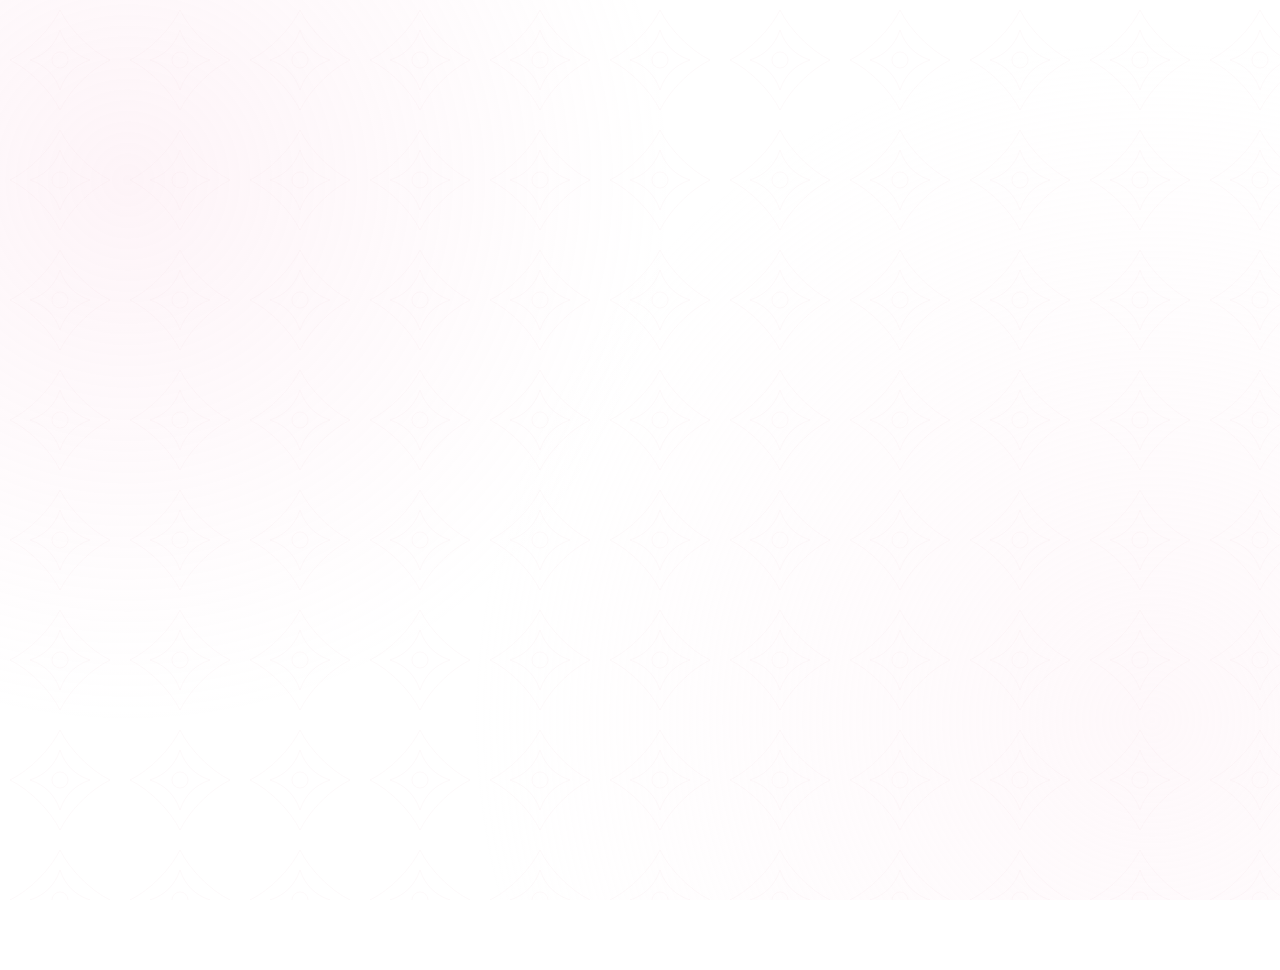
<file: src/main/resources/static/admin.html>
<!DOCTYPE html>
<html lang="en">
<head>
    <meta charset="UTF-8">
    <meta name="viewport" content="width=device-width, initial-scale=1.0">
    <meta name="description" content="Royal Wedding Planner Administrative Portal - Manage users, packages, venues, vendors, and booking approvals.">
    <title>Admin Hub - Royal Wedding Planner</title>
    <!-- CSS Stylesheets -->
    <link rel="stylesheet" href="css/global.css">
    <link rel="stylesheet" href="css/home.css">
    <link rel="stylesheet" href="css/admin.css">
</head>
<body>
    <!-- Background Floral Overlay -->
    <div class="floral-overlay"></div>

    <!-- Loading Spinner Overlay -->
    <div id="loadingOverlay" class="loading-overlay">
        <div class="spinner"></div>
        <div class="loading-text">Processing Dashboard Request...</div>
    </div>

    <!-- ============ HEADER & NAVBAR ============ -->
    <header>
        <div class="nav-container">
            <a href="index.html" class="logo">
                <div class="logo-img" aria-hidden="true"></div>
                <div class="logo-text">Royal Wedding<span>Admin Workspace</span></div>
            </a>
            
            <button id="menuToggle" class="menu-toggle" aria-label="Toggle Navigation Menu">
                <span></span>
                <span></span>
                <span></span>
            </button>

            <nav id="navbar">
                <ul class="nav-links">
                    <li><a href="index.html">Home</a></li>
                    <li><a href="services.html">Services</a></li>
                    <li><a href="packages.html">Packages</a></li>
                    <li><a href="gallery.html">Gallery</a></li>
                    <li><a href="booking.html">Reservations</a></li>
                    <li><a href="#" id="navLogoutLink">Logout</a></li>
                </ul>
            </nav>
        </div>
    </header>

    <!-- ============ MAIN WORKSPACE WRAPPER ============ -->
    <div class="admin-layout-wrapper">
        <!-- Sidebar Navigation -->
        <aside class="admin-sidebar">
            <div class="admin-sidebar-title">Management</div>
            <ul class="admin-menu">
                <li class="admin-menu-item active" onclick="showAdminSection('overview')">📊 Overview</li>
                <li class="admin-menu-item" onclick="showAdminSection('bookings')">📅 Bookings</li>
                <li class="admin-menu-item" onclick="showAdminSection('users')">👥 User Accounts</li>
                <li class="admin-menu-item" onclick="showAdminSection('packages')">🎁 Packages</li>
                <li class="admin-menu-item" onclick="showAdminSection('venues')">🏰 Venues</li>
                <li class="admin-menu-item" onclick="showAdminSection('vendors')">🤝 Vendors</li>
            </ul>
        </aside>

        <!-- Main Content Area -->
        <main class="admin-main-content">
            
            <!-- SECTION 1: OVERVIEW STATISTICS -->
            <section id="sec-overview" class="admin-panel-section active" style="padding: 0; max-width: 100%; margin: 0;">
                <div class="admin-row-flex">
                    <h2 style="font-size: 2rem;">System Dashboard</h2>
                    <span id="adminWelcomeName" style="font-weight: 500; color: var(--text-color);">Welcome, Admin</span>
                </div>

                <!-- Stats grid cards -->
                <div class="admin-stats-grid">
                    <div class="admin-stat-card">
                        <h4>Total Booking Revenue</h4>
                        <div class="value" id="statRevenue">$0.00</div>
                        <div class="desc">Calculated via Java Stream sum()</div>
                    </div>
                    <div class="admin-stat-card">
                        <h4>Average Review Rating</h4>
                        <div class="value" id="statRating">0.00 / 5</div>
                        <div class="desc">Stream average() rating</div>
                    </div>
                    <div class="admin-stat-card">
                        <h4>Active Users</h4>
                        <div class="value" id="statUsers">0</div>
                        <div class="desc">Registered user accounts</div>
                    </div>
                    <div class="admin-stat-card">
                        <h4>Available Venues</h4>
                        <div class="value" id="statVenues">0</div>
                        <div class="desc">Available palaces in database</div>
                    </div>
                </div>

                <!-- Split section: Booking Packages grouped counts + Latest Bookings -->
                <div style="display: grid; grid-template-columns: 1fr 1fr; gap: 3rem; margin-top: 3rem;" class="contact-grid">
                    <div>
                        <h3 style="font-size: 1.4rem; margin-bottom: 1.5rem; color: var(--heading-color);">Popularity by Packages</h3>
                        <div class="ratio-indicator-box" id="packageRatiosContainer">
                            <!-- Injected dynamically by admin.js -->
                            <p>No package statistics loaded.</p>
                        </div>
                    </div>
                    <div>
                        <h3 style="font-size: 1.4rem; margin-bottom: 1.5rem; color: var(--heading-color);">Latest Bookings</h3>
                        <div class="table-responsive">
                            <table class="admin-table">
                                <thead>
                                    <tr>
                                        <th>Date</th>
                                        <th>Couple / Client</th>
                                        <th>Item Name</th>
                                        <th>Total Price</th>
                                    </tr>
                                </thead>
                                <tbody id="latestBookingsTableBody">
                                    <!-- Injected dynamically -->
                                </tbody>
                            </table>
                        </div>
                    </div>
                </div>
            </section>

            <!-- SECTION 2: MANAGE BOOKINGS -->
            <section id="sec-bookings" class="admin-panel-section" style="padding: 0; max-width: 100%; margin: 0;">
                <div class="admin-row-flex">
                    <h2 style="font-size: 1.8rem; margin-bottom: 0;">Manage Bookings</h2>
                </div>

                <!-- Customer Search input using Stream API -->
                <div class="search-bar-inline">
                    <input type="text" id="bookingSearchInput" class="form-control" placeholder="Search by customer name...">
                    <button class="btn btn-primary" onclick="searchBookings()">Search</button>
                    <button class="btn btn-outline" onclick="loadBookingsList()">Reset</button>
                </div>

                <div class="table-responsive">
                    <table class="admin-table">
                        <thead>
                            <tr>
                                <th>ID</th>
                                <th>Booking Date</th>
                                <th>Customer Name</th>
                                <th>Wedding Package</th>
                                <th>Total Cost</th>
                                <th>Status</th>
                                <th>Actions</th>
                            </tr>
                        </thead>
                        <tbody id="allBookingsTableBody">
                            <!-- Load bookings -->
                        </tbody>
                    </table>
                </div>
            </section>

            <!-- SECTION 3: MANAGE USERS -->
            <section id="sec-users" class="admin-panel-section" style="padding: 0; max-width: 100%; margin: 0;">
                <h2 style="font-size: 1.8rem; margin-bottom: 1.5rem;">User Accounts</h2>
                <div class="table-responsive">
                    <table class="admin-table">
                        <thead>
                            <tr>
                                <th>ID</th>
                                <th>Full Name</th>
                                <th>Email</th>
                                <th>Phone Number</th>
                                <th>Wedding Date</th>
                                <th>Role</th>
                                <th>Actions</th>
                            </tr>
                        </thead>
                        <tbody id="allUsersTableBody">
                            <!-- Load users -->
                        </tbody>
                    </table>
                </div>
            </section>

            <!-- SECTION 4: MANAGE PACKAGES -->
            <section id="sec-packages" class="admin-panel-section" style="padding: 0; max-width: 100%; margin: 0;">
                <div class="admin-row-flex">
                    <h2 style="font-size: 1.8rem; margin-bottom: 0;">Manage Packages</h2>
                    <button class="btn btn-primary btn-small" onclick="openAddModal('package')">+ Create Package</button>
                </div>

                <div class="table-responsive">
                    <table class="admin-table">
                        <thead>
                            <tr>
                                <th>ID</th>
                                <th>Package Name</th>
                                <th>Price</th>
                                <th>Description</th>
                                <th>Features</th>
                                <th>Actions</th>
                            </tr>
                        </thead>
                        <tbody id="adminPackagesTableBody">
                            <!-- Load packages -->
                        </tbody>
                    </table>
                </div>
            </section>

            <!-- SECTION 5: MANAGE VENUES -->
            <section id="sec-venues" class="admin-panel-section" style="padding: 0; max-width: 100%; margin: 0;">
                <div class="admin-row-flex">
                    <h2 style="font-size: 1.8rem; margin-bottom: 0;">Manage Venues</h2>
                    <button class="btn btn-primary btn-small" onclick="openAddModal('venue')">+ Add Venue</button>
                </div>

                <div class="table-responsive">
                    <table class="admin-table">
                        <thead>
                            <tr>
                                <th>ID</th>
                                <th>Venue Name</th>
                                <th>Location</th>
                                <th>Capacity</th>
                                <th>Price</th>
                                <th>Availability</th>
                                <th>Actions</th>
                            </tr>
                        </thead>
                        <tbody id="adminVenuesTableBody">
                            <!-- Load venues -->
                        </tbody>
                    </table>
                </div>
            </section>

            <!-- SECTION 6: MANAGE VENDORS -->
            <section id="sec-vendors" class="admin-panel-section" style="padding: 0; max-width: 100%; margin: 0;">
                <div class="admin-row-flex">
                    <h2 style="font-size: 1.8rem; margin-bottom: 0;">Manage Vendors</h2>
                    <button class="btn btn-primary btn-small" onclick="openAddModal('vendor')">+ Add Vendor</button>
                </div>

                <div class="table-responsive">
                    <table class="admin-table">
                        <thead>
                            <tr>
                                <th>ID</th>
                                <th>Vendor Name</th>
                                <th>Category</th>
                                <th>Base Cost</th>
                                <th>Description</th>
                                <th>Actions</th>
                            </tr>
                        </thead>
                        <tbody id="adminVendorsTableBody">
                            <!-- Load vendors -->
                        </tbody>
                    </table>
                </div>
            </section>
        </main>
    </div>

    <!-- ============ EDITOR CREATION MODALS ============ -->
    
    <!-- 1. General Add/Edit Modal (For Packages, Venues, Vendors) -->
    <div id="adminCrudModal" class="modal">
        <div class="modal-content">
            <span class="modal-close" onclick="closeCrudModal()">&times;</span>
            <h3 id="crudModalTitle" style="font-size: 1.6rem; margin-bottom: 1.5rem;">Add New Item</h3>
            <form id="crudForm">
                <input type="hidden" id="crudItemType">
                <input type="hidden" id="crudItemId">

                <!-- Field 1: Name -->
                <div class="form-group">
                    <label for="crudName" class="form-label">Name / Label *</label>
                    <input type="text" id="crudName" class="form-control" required>
                </div>

                <!-- Field 2: Price / Cost -->
                <div class="form-group">
                    <label for="crudPrice" class="form-label">Cost / Price ($) *</label>
                    <input type="number" id="crudPrice" class="form-control" required>
                </div>

                <!-- Field 3: Image URL -->
                <div class="form-group">
                    <label for="crudImageUrl" class="form-label">Image URL</label>
                    <input type="text" id="crudImageUrl" class="form-control" value="https://images.unsplash.com/photo-1519225495810-7517c300ea87?q=80&w=600">
                </div>

                <!-- Field 4: Description -->
                <div class="form-group">
                    <label for="crudDesc" class="form-label">Description</label>
                    <textarea id="crudDesc" class="form-control" rows="3"></textarea>
                </div>

                <!-- Fields specific to Venue -->
                <div id="venueFields" style="display:none;">
                    <div class="form-group">
                        <label for="venueLocation" class="form-label">Location</label>
                        <input type="text" id="venueLocation" class="form-control">
                    </div>
                    <div class="form-group">
                        <label for="venueCapacity" class="form-label">Guest Capacity</label>
                        <input type="number" id="venueCapacity" class="form-control" value="300">
                    </div>
                </div>

                <!-- Fields specific to Vendor / Service -->
                <div id="vendorFields" style="display:none;">
                    <div class="form-group">
                        <label for="vendorCategory" class="form-label">Vendor Category</label>
                        <select id="vendorCategory" class="form-control">
                            <option value="PHOTOGRAPHY">Photographer</option>
                            <option value="DECORATION">Decorator</option>
                            <option value="CATERING">Caterer</option>
                            <option value="MAKEUP_ARTIST">Makeup Artist</option>
                            <option value="MUSIC_ENTERTAINMENT">Music Band</option>
                        </select>
                    </div>
                </div>

                <!-- Fields specific to Package -->
                <div id="packageFields" style="display:none;">
                    <div class="form-group">
                        <label for="packageFeatures" class="form-label">Comma Separated Features</label>
                        <input type="text" id="packageFeatures" class="form-control" placeholder="Feature A, Feature B, Feature C">
                    </div>
                </div>

                <button type="submit" class="btn btn-primary" style="width: 100%; margin-top: 1.5rem;">Save Details</button>
            </form>
        </div>
    </div>

    <!-- JavaScript Controllers -->
    <script src="js/admin.js"></script>
</body>
</html>
</file>
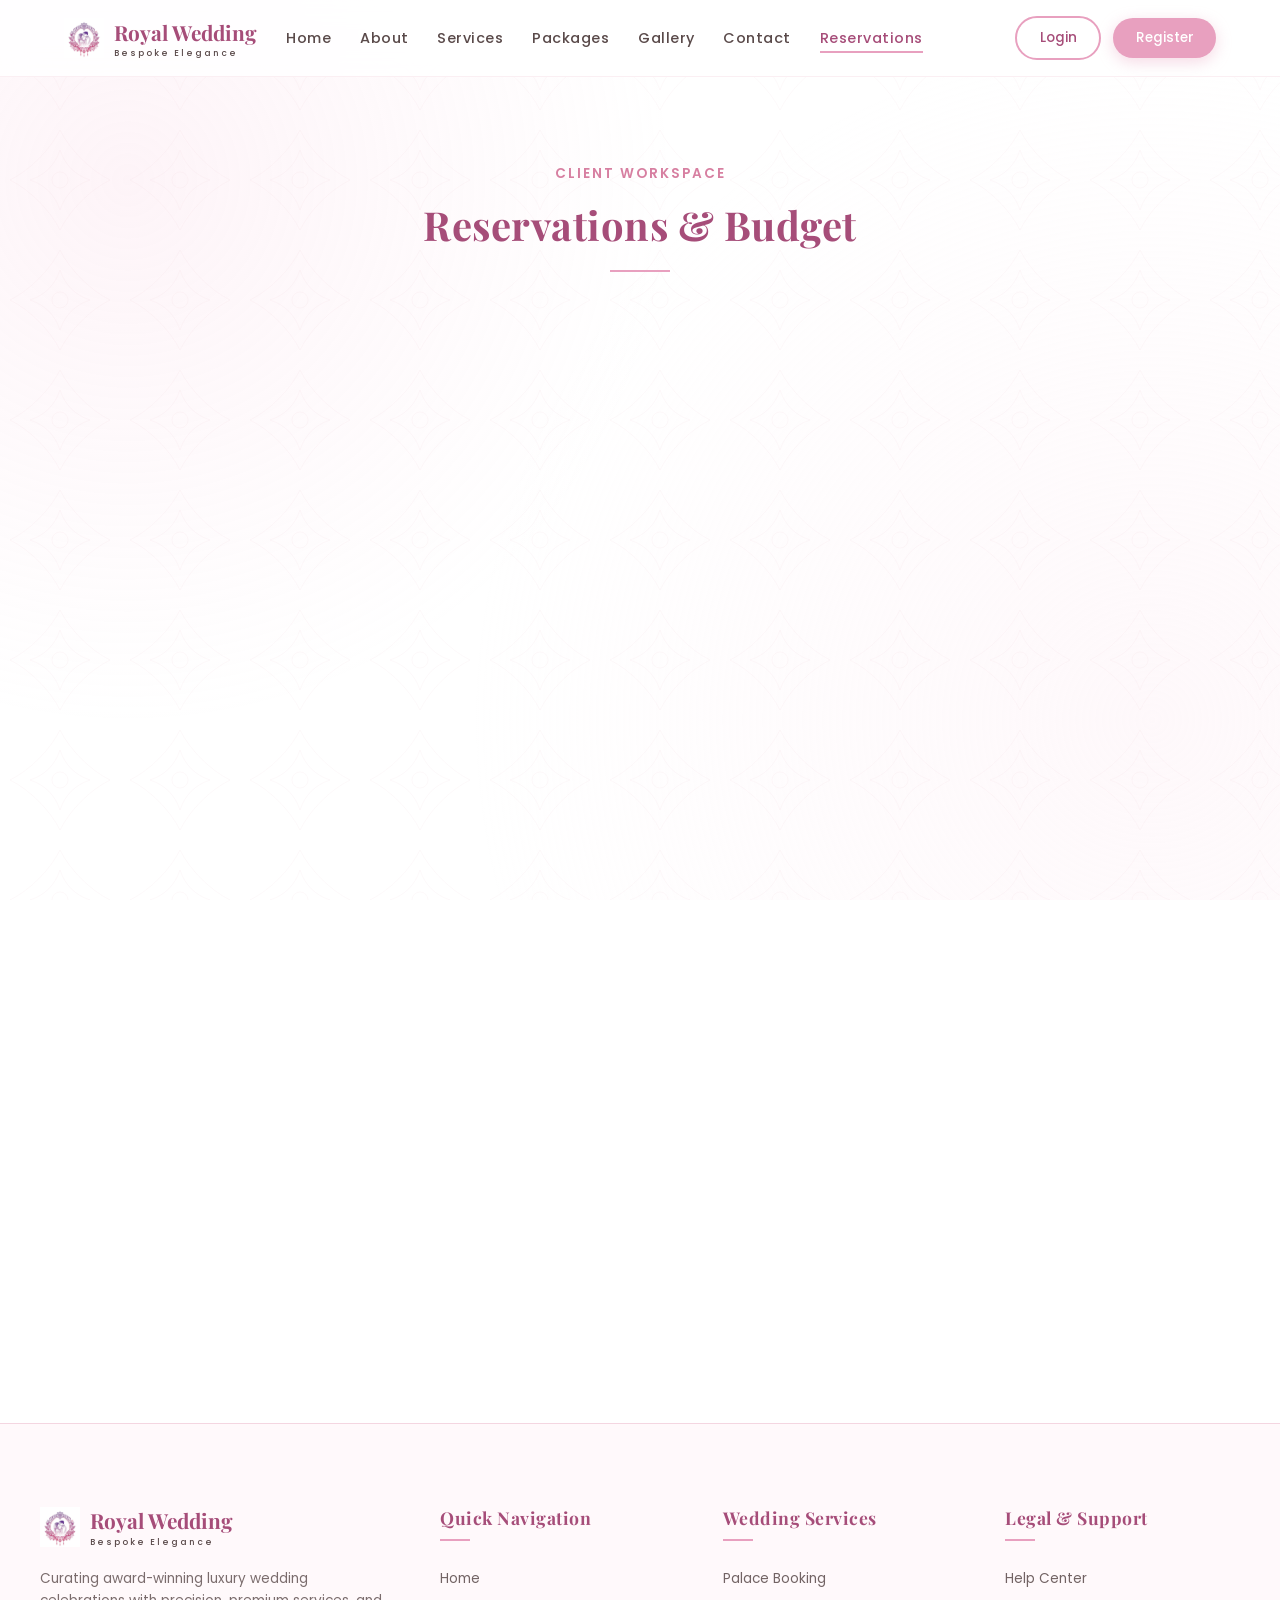
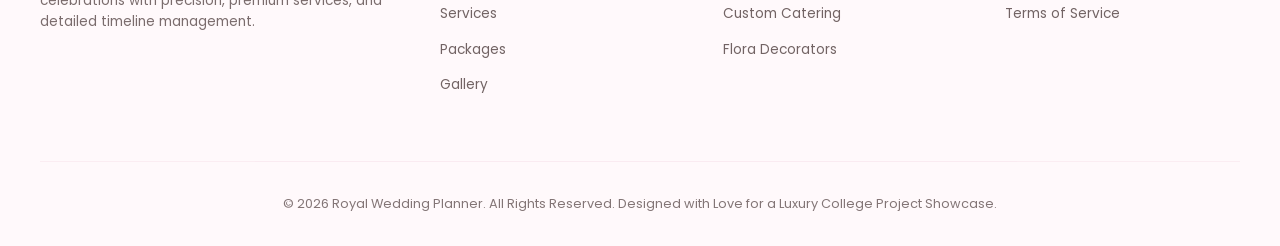
<file: src/main/resources/static/booking.html>
<!DOCTYPE html>
<html lang="en">
<head>
    <meta charset="UTF-8">
    <meta name="viewport" content="width=device-width, initial-scale=1.0">
    <meta name="description" content="View your reservation history, cancel bookings, and calculate wedding costs with GST taxes.">
    <title>Reservations & Budget - Royal Wedding Planner</title>
    <!-- CSS Stylesheets -->
    <link class="styles" rel="stylesheet" href="css/global.css">
    <link class="styles" rel="stylesheet" href="css/home.css">
    <link class="styles" rel="stylesheet" href="css/booking.css">
</head>
<body>
    <!-- Background Floral Overlay -->
    <div class="floral-overlay"></div>

    <!-- Loading Spinner Overlay -->
    <div id="loadingOverlay" class="loading-overlay">
        <div class="spinner"></div>
        <div class="loading-text">Processing Request...</div>
    </div>

    <!-- ============ HEADER & NAVBAR ============ -->
    <header>
        <div class="nav-container">
            <a href="index.html" class="logo">
                <div class="logo-img" aria-hidden="true"></div>
                <div class="logo-text">Royal Wedding<span>Bespoke Elegance</span></div>
            </a>
            
            <button id="menuToggle" class="menu-toggle" aria-label="Toggle Navigation Menu">
                <span></span>
                <span></span>
                <span></span>
            </button>

            <nav id="navbar">
                <ul class="nav-links">
                    <li><a href="index.html">Home</a></li>
                    <li><a href="index.html#about">About</a></li>
                    <li><a href="services.html">Services</a></li>
                    <li><a href="packages.html">Packages</a></li>
                    <li><a href="gallery.html">Gallery</a></li>
                    <li><a href="contact.html">Contact</a></li>
                    <li><a href="booking.html" class="active">Reservations</a></li>
                    <li><a href="profile.html" id="navProfileLink" style="display: none;">My Profile</a></li>
                    <li><a href="#" id="navLogoutLink" style="display: none;">Logout</a></li>
                </ul>
                <div id="authButtons" class="nav-buttons">
                    <a href="login.html" class="btn btn-outline nav-btn">Login</a>
                    <a href="register.html" class="btn btn-primary nav-btn">Register</a>
                </div>
            </nav>
        </div>
    </header>

    <!-- ============ MAIN BOOKING & CALCULATOR WORKSPACE ============ -->
    <section style="margin-top: 5rem;">
        <div class="section-header">
            <span class="section-subtitle">Client Workspace</span>
            <h2 class="section-title">Reservations & Budget</h2>
        </div>

        <div class="booking-panel-grid">
            <!-- Left Side: Booking History -->
            <div class="animate-on-scroll">
                <h3 style="font-size: 1.6rem; margin-bottom: 1.5rem; color: var(--heading-color);">My Reservation History</h3>
                <div id="bookingListContainer" class="table-responsive">
                    <table class="admin-table">
                        <thead>
                            <tr>
                                <th>Booking ID</th>
                                <th>Booking Date</th>
                                <th>Details</th>
                                <th>Total Cost</th>
                                <th>Status</th>
                                <th>Action</th>
                            </tr>
                        </thead>
                        <tbody id="userBookingsTableBody">
                            <!-- Injected dynamically by js/booking.js -->
                            <tr>
                                <td colspan="6" style="text-align: center; padding: 2rem;">Please log in to view booking history.</td>
                            </tr>
                        </tbody>
                    </table>
                </div>
            </div>

            <!-- Right Side: Budget Calculator -->
            <div class="budget-calculator-card animate-on-scroll" style="animation-delay: 0.2s;">
                <h3>Wedding Budget Calculator</h3>
                <form id="budgetCalculatorForm">
                    <!-- Guest count slider -->
                    <div class="slider-group">
                        <div class="slider-label-wrapper">
                            <span>Number of Guests</span>
                            <span id="guestsCountVal">150</span>
                        </div>
                        <input type="range" id="calcGuests" class="slider-control" min="20" max="1000" value="150">
                    </div>

                    <!-- Food cost per guest -->
                    <div class="form-group">
                        <label for="calcFood" class="form-label">Food Cost per Guest ($)</label>
                        <input type="number" id="calcFood" class="form-control" value="45" min="0">
                    </div>

                    <!-- Decoration cost -->
                    <div class="form-group">
                        <label for="calcDecor" class="form-label">Decoration Cost ($)</label>
                        <input type="number" id="calcDecor" class="form-control" value="2500" min="0">
                    </div>

                    <!-- Photography cost -->
                    <div class="form-group">
                        <label for="calcPhoto" class="form-label">Photography Cost ($)</label>
                        <input type="number" id="calcPhoto" class="form-control" value="1800" min="0">
                    </div>

                    <!-- Venue rental cost -->
                    <div class="form-group">
                        <label for="calcVenue" class="form-label">Venue Rental Cost ($)</label>
                        <input type="number" id="calcVenue" class="form-control" value="5000" min="0">
                    </div>

                    <!-- Music & Entertainment cost -->
                    <div class="form-group">
                        <label for="calcMusic" class="form-label">Music & Entertainment Cost ($)</label>
                        <input type="number" id="calcMusic" class="form-control" value="1200" min="0">
                    </div>

                    <!-- Output totals lists -->
                    <div class="budget-totals-list">
                        <div class="budget-total-row">
                            <span>Subtotal:</span>
                            <span id="outSubtotal">$0.00</span>
                        </div>
                        <div class="budget-total-row">
                            <span>GST (18%):</span>
                            <span id="outGst">$0.00</span>
                        </div>
                        <div class="budget-total-row grand">
                            <span>Grand Total:</span>
                            <span id="outGrandTotal">$0.00</span>
                        </div>
                    </div>

                    <button type="button" id="saveBudgetBtn" class="btn btn-primary" style="width: 100%; margin-top: 1.5rem;">Save Budget Details</button>
                </form>
            </div>
        </div>
    </section>

    <!-- ============ FOOTER ============ -->
    <footer>
        <div class="footer-container">
            <div class="footer-about">
                <a href="index.html" class="logo">
                    <div class="logo-img" aria-hidden="true"></div>
                    <div class="logo-text">Royal Wedding<span>Bespoke Elegance</span></div>
                </a>
                <p>Curating award-winning luxury wedding celebrations with precision, premium services, and detailed timeline management.</p>
            </div>
            <div class="footer-col">
                <h4>Quick Navigation</h4>
                <ul class="footer-links">
                    <li><a href="index.html">Home</a></li>
                    <li><a href="services.html">Services</a></li>
                    <li><a href="packages.html">Packages</a></li>
                    <li><a href="gallery.html">Gallery</a></li>
                </ul>
            </div>
            <div class="footer-col">
                <h4>Wedding Services</h4>
                <ul class="footer-links">
                    <li><a href="services.html">Palace Booking</a></li>
                    <li><a href="services.html">Custom Catering</a></li>
                    <li><a href="services.html">Flora Decorators</a></li>
                </ul>
            </div>
            <div class="footer-col">
                <h4>Legal & Support</h4>
                <ul class="footer-links">
                    <li><a href="#" onclick="showNotification('Support Desk: concierge@royalwedding.com', 'info'); return false;">Help Center</a></li>
                    <li><a href="#" onclick="showNotification('Terms of Service are active.', 'info'); return false;">Terms of Service</a></li>
                </ul>
            </div>
        </div>
        <div class="footer-bottom">
            <p>&copy; 2026 Royal Wedding Planner. All Rights Reserved. Designed with Love for a Luxury College Project Showcase.</p>
        </div>
    </footer>

    <!-- JavaScript Controllers -->
    <script src="js/booking.js"></script>
</body>
</html>
</file>
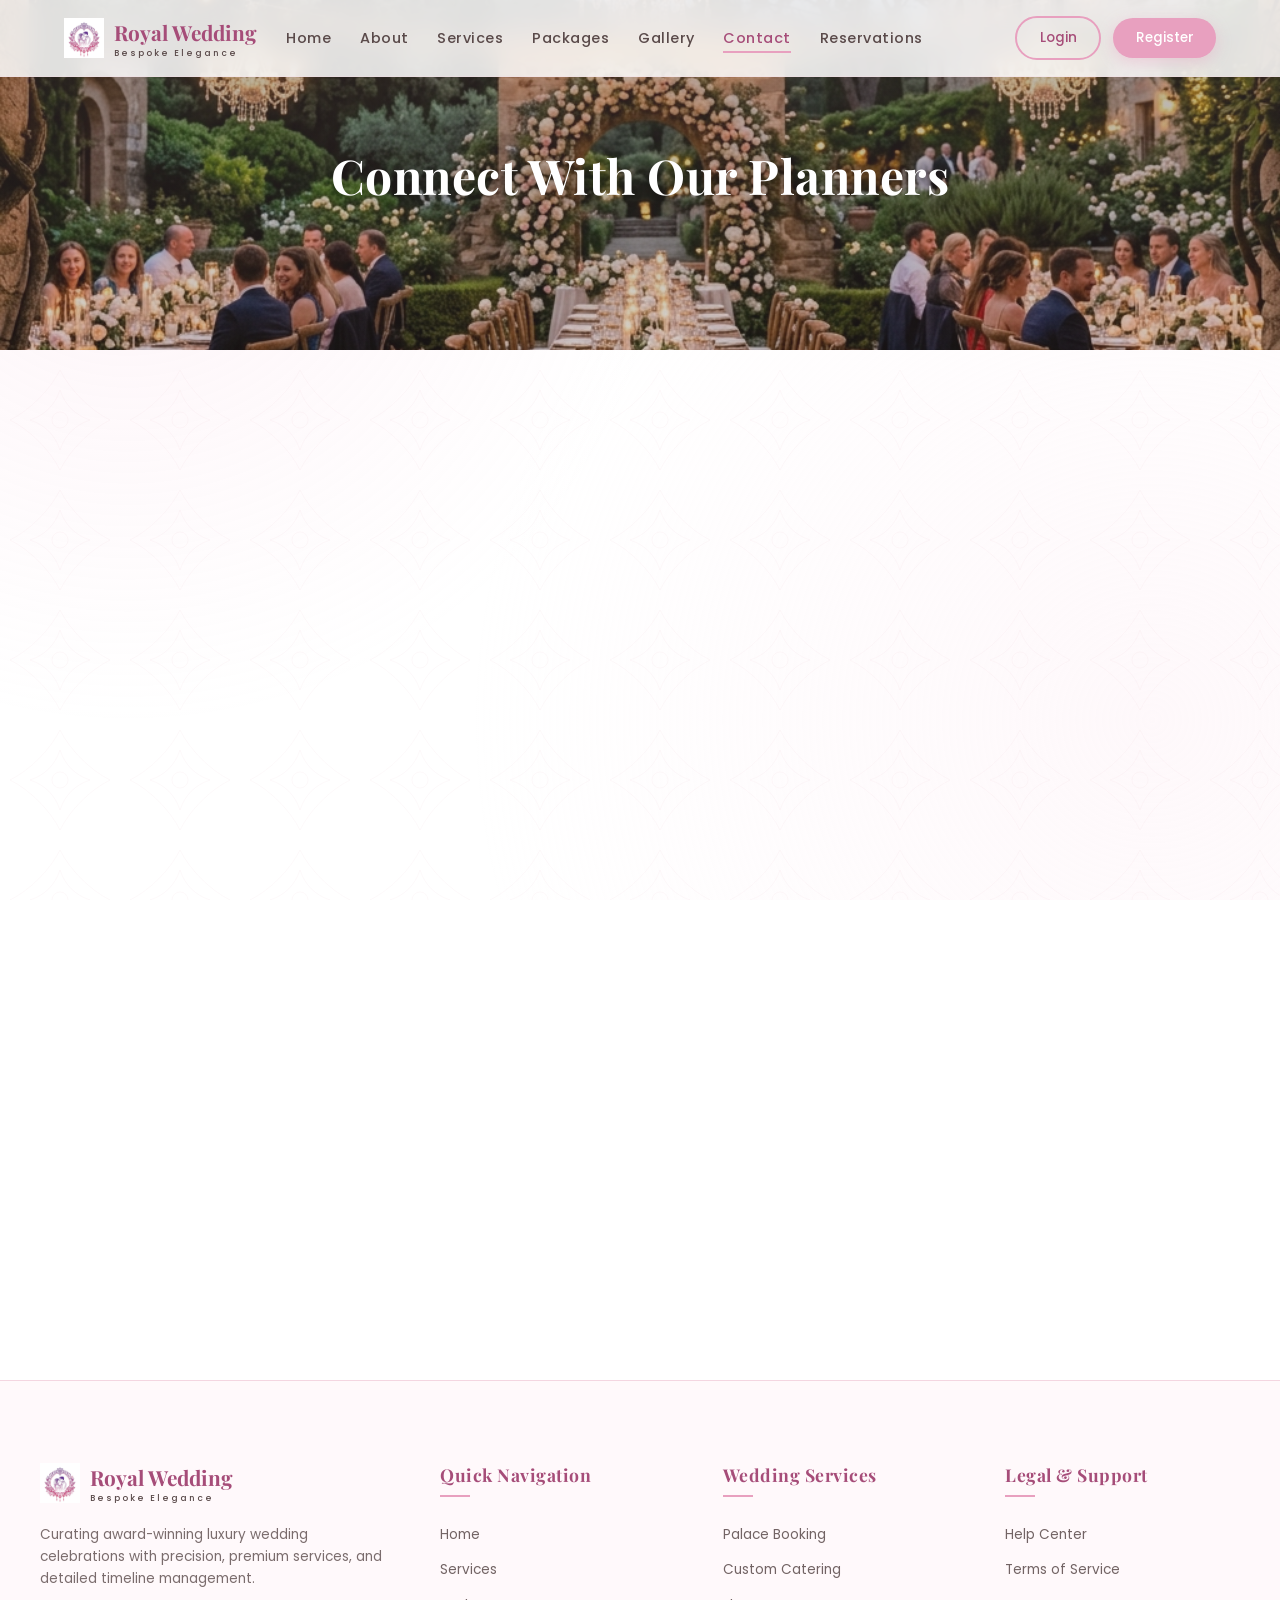
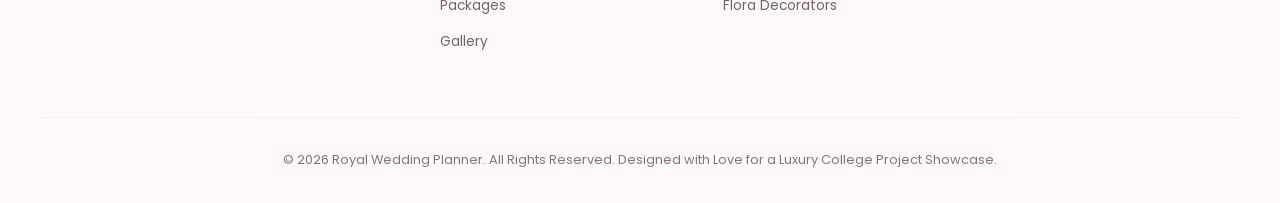
<file: src/main/resources/static/contact.html>
<!DOCTYPE html>
<html lang="en">
<head>
    <meta charset="UTF-8">
    <meta name="viewport" content="width=device-width, initial-scale=1.0">
    <meta name="description" content="Inquire about booking wedding packages, hiring photographers, decorators, or palace venues.">
    <title>Contact Us - Royal Wedding Planner</title>
    <!-- CSS Stylesheets -->
    <link rel="stylesheet" href="css/global.css">
    <link rel="stylesheet" href="css/home.css">
    <link rel="stylesheet" href="css/contact.css">
</head>
<body>
    <!-- Background Floral Overlay -->
    <div class="floral-overlay"></div>

    <!-- Loading Spinner Overlay -->
    <div id="loadingOverlay" class="loading-overlay">
        <div class="spinner"></div>
        <div class="loading-text">Sending Inquiry...</div>
    </div>

    <!-- ============ HEADER & NAVBAR ============ -->
    <header>
        <div class="nav-container">
            <a href="index.html" class="logo">
                <div class="logo-img" aria-hidden="true"></div>
                <div class="logo-text">Royal Wedding<span>Bespoke Elegance</span></div>
            </a>
            
            <button id="menuToggle" class="menu-toggle" aria-label="Toggle Navigation Menu">
                <span></span>
                <span></span>
                <span></span>
            </button>

            <nav id="navbar">
                <ul class="nav-links">
                    <li><a href="index.html">Home</a></li>
                    <li><a href="index.html#about">About</a></li>
                    <li><a href="services.html">Services</a></li>
                    <li><a href="packages.html">Packages</a></li>
                    <li><a href="gallery.html">Gallery</a></li>
                    <li><a href="contact.html" class="active">Contact</a></li>
                    <li><a href="booking.html">Reservations</a></li>
                    <li><a href="profile.html" id="navProfileLink" style="display: none;">My Profile</a></li>
                    <li><a href="#" id="navLogoutLink" style="display: none;">Logout</a></li>
                </ul>
                <div id="authButtons" class="nav-buttons">
                    <a href="login.html" class="btn btn-outline nav-btn">Login</a>
                    <a href="register.html" class="btn btn-primary nav-btn">Register</a>
                </div>
            </nav>
        </div>
    </header>

    <!-- ============ ROMANTIC HERO BANNER ============ -->
    <div class="contact-hero-banner">
        <h1>Connect With Our Planners</h1>
    </div>

    <!-- ============ CONTACT FORM SECTION ============ -->
    <section class="contact-layout-box">
        <div class="contact-grid">
            <!-- Contact Form -->
            <div class="contact-form-wrapper animate-on-scroll">
                <h3>Leave a Message</h3>
                <form id="contactForm" novalidate>
                    <div class="form-group">
                        <label for="contactName" class="form-label">Your Name</label>
                        <input type="text" id="contactName" class="form-control" placeholder="e.g. Srikanth" required>
                    </div>
                    <div class="form-group">
                        <label for="contactEmail" class="form-label">Email Address</label>
                        <input type="email" id="contactEmail" class="form-control" placeholder="e.g. srikanth@gmail.com" required>
                    </div>
                    <div class="form-group">
                        <label for="contactSubject" class="form-label">Subject</label>
                        <input type="text" id="contactSubject" class="form-control" placeholder="e.g. Jaipur Booking Query 2026">
                    </div>
                    <div class="form-group">
                        <label for="contactMessage" class="form-label">Your Message</label>
                        <textarea id="contactMessage" class="form-control" rows="5" placeholder="Share your details or questions with us..." required></textarea>
                    </div>
                    <button type="submit" class="btn btn-primary" style="width: 100%;">Send Inquiry</button>
                </form>
            </div>

            <!-- Contact info & map -->
            <div class="contact-info-wrapper animate-on-scroll" style="animation-delay: 0.2s;">
                <div class="contact-details">
                    <h3>Contact Information</h3>
                    
                    <div class="contact-item">
                        <div class="contact-item-icon">📍</div>
                        <div class="contact-item-text">
                            <h4>Headquarters</h4>
                            <p>Rose Gold Towers, Level 5, Banjara Hills, Hyderabad, India</p>
                        </div>
                    </div>
                    
                    <div class="contact-item">
                        <div class="contact-item-icon">📞</div>
                        <div class="contact-item-text">
                            <h4>Direct Line</h4>
                            <p>+91 98765 43210 / +91 40 2345 6789</p>
                        </div>
                    </div>

                    <div class="contact-item">
                        <div class="contact-item-icon">✉️</div>
                        <div class="contact-item-text">
                            <h4>Inquiries</h4>
                            <p>concierge@royalwedding.com / uma@gmail.com</p>
                        </div>
                    </div>
                </div>

                <!-- Google Map Placeholder -->
                <div class="map-placeholder">
                    <iframe src="https://www.google.com/maps/embed?pb=!1m18!1m12!1m3!1d3807.126588267073!2d78.4357949!3d17.4056265!2m3!1f0!2f0!3f0!3m2!1i1024!2i768!4f13.1!3m3!1m2!1s0x3bcb972e2d09dfb7%3A0x6b2e04e9c71a3962!2sBanjara%20Hills%2C%20Hyderabad%2C%20Telangana!5e0!3m2!1sen!2sin!4v1700000000000!5m2!1sen!2sin" allowfullscreen="" loading="lazy"></iframe>
                </div>

                <!-- Social links -->
                <div class="social-links">
                    <a href="#" class="social-btn" aria-label="Facebook">FB</a>
                    <a href="#" class="social-btn" aria-label="Instagram">IG</a>
                    <a href="#" class="social-btn" aria-label="Pinterest">PIN</a>
                    <a href="#" class="social-btn" aria-label="Twitter">TW</a>
                </div>
            </div>
        </div>
    </section>

    <!-- ============ FOOTER ============ -->
    <footer>
        <div class="footer-container">
            <div class="footer-about">
                <a href="index.html" class="logo">
                    <div class="logo-img" aria-hidden="true"></div>
                    <div class="logo-text">Royal Wedding<span>Bespoke Elegance</span></div>
                </a>
                <p>Curating award-winning luxury wedding celebrations with precision, premium services, and detailed timeline management.</p>
            </div>
            <div class="footer-col">
                <h4>Quick Navigation</h4>
                <ul class="footer-links">
                    <li><a href="index.html">Home</a></li>
                    <li><a href="services.html">Services</a></li>
                    <li><a href="packages.html">Packages</a></li>
                    <li><a href="gallery.html">Gallery</a></li>
                </ul>
            </div>
            <div class="footer-col">
                <h4>Wedding Services</h4>
                <ul class="footer-links">
                    <li><a href="services.html">Palace Booking</a></li>
                    <li><a href="services.html">Custom Catering</a></li>
                    <li><a href="services.html">Flora Decorators</a></li>
                </ul>
            </div>
            <div class="footer-col">
                <h4>Legal & Support</h4>
                <ul class="footer-links">
                    <li><a href="#" onclick="showNotification('Support Desk: concierge@royalwedding.com', 'info'); return false;">Help Center</a></li>
                    <li><a href="#" onclick="showNotification('Terms of Service are active.', 'info'); return false;">Terms of Service</a></li>
                </ul>
            </div>
        </div>
        <div class="footer-bottom">
            <p>&copy; 2026 Royal Wedding Planner. All Rights Reserved. Designed with Love for a Luxury College Project Showcase.</p>
        </div>
    </footer>

    <!-- JavaScript Controllers -->
    <script src="js/contact.js"></script>
</body>
</html>
</file>
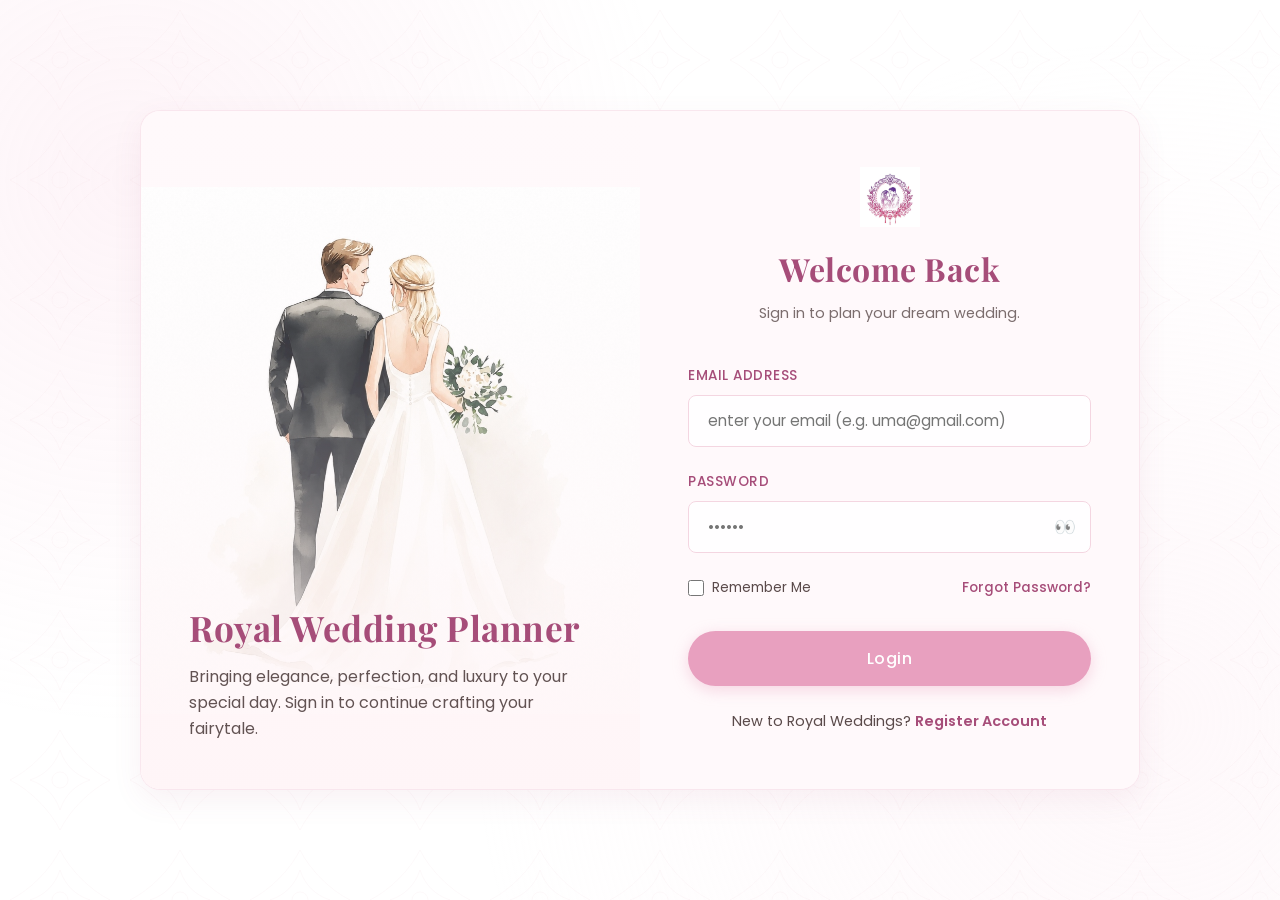
<file: src/main/resources/static/login.html>
<!DOCTYPE html>
<html lang="en">
<head>
    <meta charset="UTF-8">
    <meta name="viewport" content="width=device-width, initial-scale=1.0">
    <meta name="description" content="Access your wedding planner account to manage schedules, venues, and suppliers.">
    <title>Login - Royal Wedding Planner</title>
    <!-- Fonts and Icons -->
    <link rel="stylesheet" href="css/global.css">
    <link rel="stylesheet" href="css/login.css">
</head>
<body>
    <!-- Background Floral Overlay Decoration -->
    <div class="floral-overlay"></div>

    <!-- Loading Spinner Overlay -->
    <div id="loadingOverlay" class="loading-overlay">
        <div class="spinner"></div>
        <div class="loading-text">Verifying Credentials...</div>
    </div>

    <!-- Main Container -->
    <div class="login-container">
        <!-- Left Side: Visual Illustration Panel -->
        <div class="login-visual">
            <div class="login-visual-content">
                <h2>Royal Wedding Planner</h2>
                <p>Bringing elegance, perfection, and luxury to your special day. Sign in to continue crafting your fairytale.</p>
            </div>
        </div>

        <!-- Right Side: Login Form -->
        <div class="login-form-side">
            <div class="login-header">
                <div class="login-logo" aria-hidden="true"></div>
                <h1>Welcome Back</h1>
                <p>Sign in to plan your dream wedding.</p>
            </div>

            <form id="loginForm" novalidate>
                <!-- Email field -->
                <div class="form-group">
                    <label for="email" class="form-label">Email Address</label>
                    <input type="email" id="email" class="form-control" placeholder="enter your email (e.g. uma@gmail.com)" required>
                </div>

                <!-- Password field -->
                <div class="form-group">
                    <label for="password" class="form-label">Password</label>
                    <div class="password-wrapper">
                        <input type="password" id="password" class="form-control" placeholder="••••••" required>
                        <span id="passwordToggle" class="password-toggle-icon" title="Show password" role="button" aria-label="Toggle password visibility">&#128064;</span>
                    </div>
                </div>

                <!-- Remember Me & Forgot Password -->
                <div class="form-footer">
                    <label class="remember-me">
                        <input type="checkbox" id="rememberMe">
                        <span>Remember Me</span>
                    </label>
                    <a href="#" class="forgot-link" onclick="showNotification('Forgot Password feature is currently under maintenance. Please contact admin@royalwedding.com.', 'info'); return false;">Forgot Password?</a>
                </div>

                <!-- Submit Button -->
                <button type="submit" class="btn btn-primary btn-login">Login</button>
            </form>

            <!-- Register Navigation -->
            <div class="register-link-text">
                <p>New to Royal Weddings? <a href="register.html">Register Account</a></p>
            </div>
        </div>
    </div>

    <!-- JavaScript Controller -->
    <script src="js/login.js"></script>
</body>
</html>
</file>
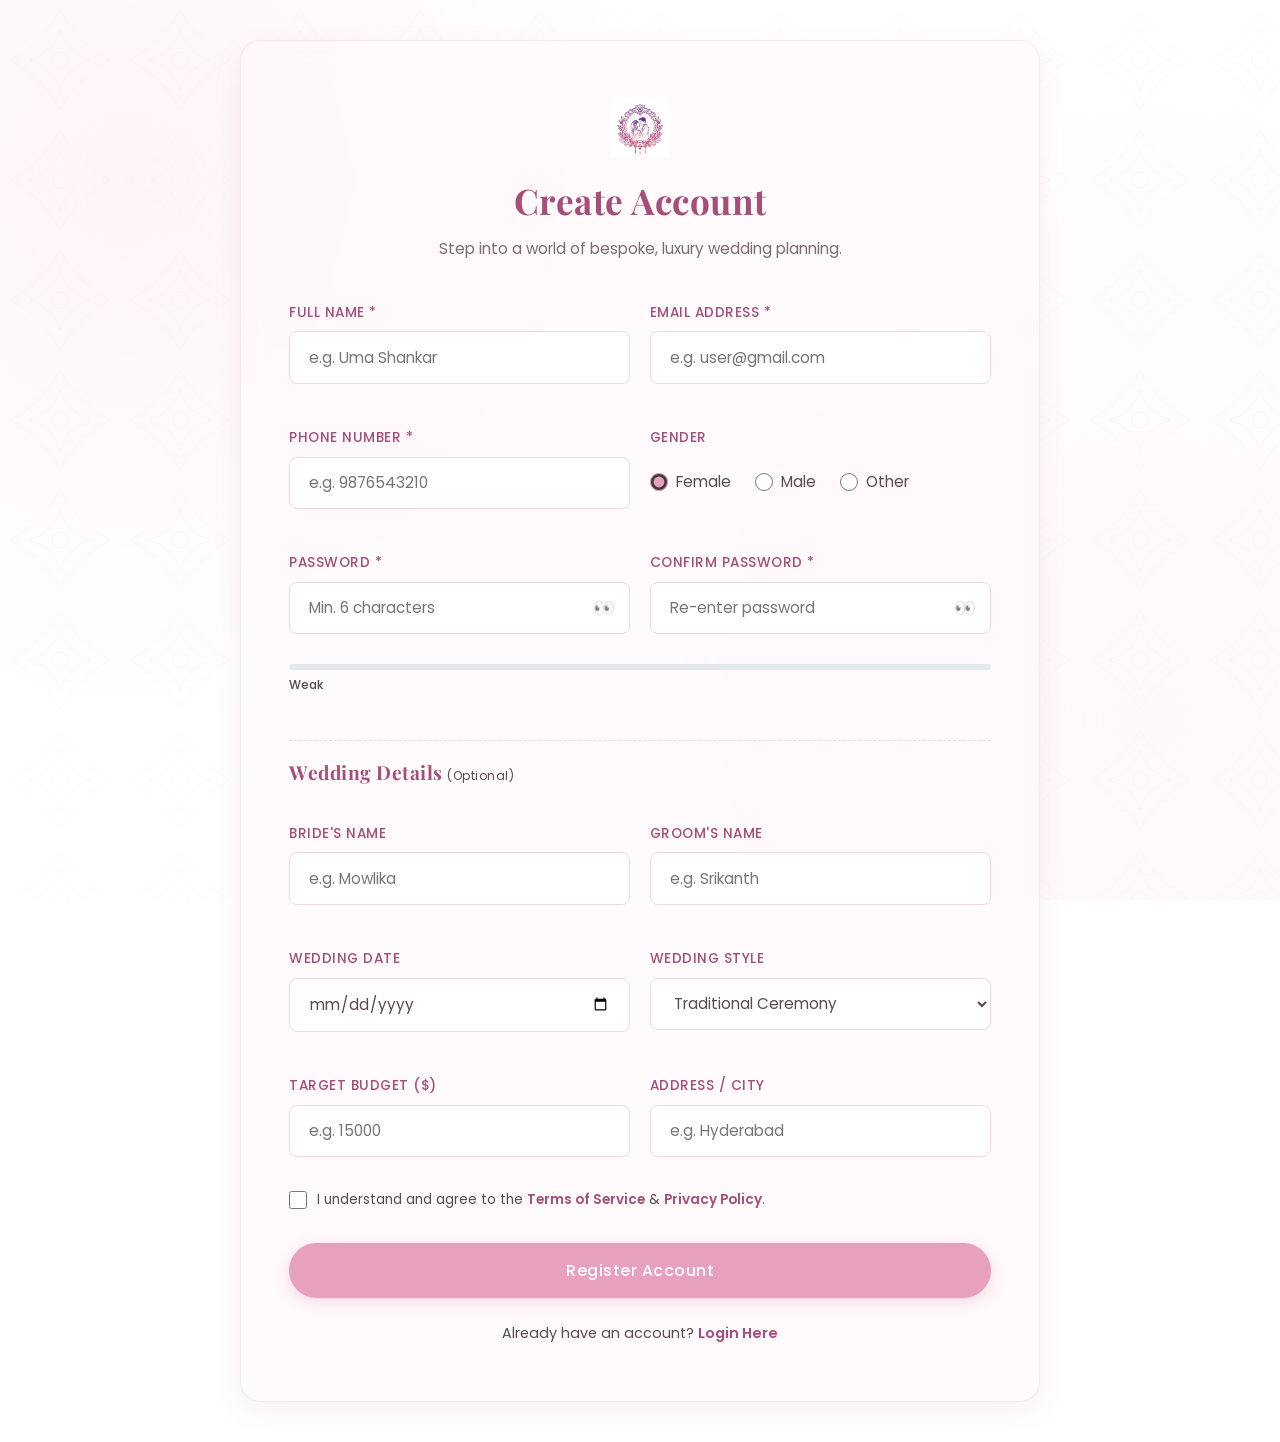
<file: src/main/resources/static/register.html>
<!DOCTYPE html>
<html lang="en">
<head>
    <meta charset="UTF-8">
    <meta name="viewport" content="width=device-width, initial-scale=1.0">
    <meta name="description" content="Register your wedding planner account to reserve venues and manage budgets.">
    <title>Register - Royal Wedding Planner</title>
    <!-- Fonts and Stylesheets -->
    <link rel="stylesheet" href="css/global.css">
    <link rel="stylesheet" href="css/register.css">
</head>
<body>
    <!-- Background Floral Overlay Decoration -->
    <div class="floral-overlay"></div>

    <!-- Loading Spinner Overlay -->
    <div id="loadingOverlay" class="loading-overlay">
        <div class="spinner"></div>
        <div class="loading-text">Creating Your Account...</div>
    </div>

    <!-- Main Container -->
    <div class="register-container">
        <div class="register-header">
            <div class="register-logo" aria-hidden="true"></div>
            <h1>Create Account</h1>
            <p>Step into a world of bespoke, luxury wedding planning.</p>
        </div>

        <form id="registerForm" novalidate>
            <div class="form-grid">
                <!-- Full Name -->
                <div class="form-group">
                    <label for="fullName" class="form-label">Full Name *</label>
                    <input type="text" id="fullName" class="form-control" placeholder="e.g. Uma Shankar" required>
                </div>

                <!-- Email -->
                <div class="form-group">
                    <label for="email" class="form-label">Email Address *</label>
                    <input type="email" id="email" class="form-control" placeholder="e.g. user@gmail.com" required>
                </div>

                <!-- Phone Number -->
                <div class="form-group">
                    <label for="phoneNumber" class="form-label">Phone Number *</label>
                    <input type="tel" id="phoneNumber" class="form-control" placeholder="e.g. 9876543210" required>
                </div>

                <!-- Gender -->
                <div class="form-group">
                    <label class="form-label">Gender</label>
                    <div class="gender-group">
                        <label class="gender-option">
                            <input type="radio" name="gender" value="Female" checked>
                            <span>Female</span>
                        </label>
                        <label class="gender-option">
                            <input type="radio" name="gender" value="Male">
                            <span>Male</span>
                        </label>
                        <label class="gender-option">
                            <input type="radio" name="gender" value="Other">
                            <span>Other</span>
                        </label>
                    </div>
                </div>

                <!-- Password -->
                <div class="form-group">
                    <label for="password" class="form-label">Password *</label>
                    <div class="password-wrapper">
                        <input type="password" id="password" class="form-control" placeholder="Min. 6 characters" required>
                        <span id="passwordToggle" class="password-toggle-icon" title="Show password" role="button">&#128064;</span>
                    </div>
                </div>

                <!-- Confirm Password -->
                <div class="form-group">
                    <label for="confirmPassword" class="form-label">Confirm Password *</label>
                    <div class="password-wrapper">
                        <input type="password" id="confirmPassword" class="form-control" placeholder="Re-enter password" required>
                        <span id="confirmPasswordToggle" class="password-toggle-icon" title="Show password" role="button">&#128064;</span>
                    </div>
                </div>

                <!-- Password Strength Meter -->
                <div class="form-group grid-col-full strength-container">
                    <div class="strength-meter">
                        <div id="strengthBar" class="strength-bar"></div>
                    </div>
                    <span id="strengthText" class="strength-text">Weak</span>
                </div>

                <!-- Header Break: Wedding Details (Luxury Theme Additions) -->
                <div class="grid-col-full" style="border-top: 1px dashed var(--border-color); margin: 0.5rem 0; padding-top: 1rem;">
                    <h3 style="font-size: 1.2rem; text-align: left; margin-bottom: 0.5rem;">Wedding Details <span style="font-family:'Poppins'; font-size:0.75rem; font-weight:normal; color:var(--text-color);">(Optional)</span></h3>
                </div>

                <!-- Bride Name -->
                <div class="form-group">
                    <label for="brideName" class="form-label">Bride's Name</label>
                    <input type="text" id="brideName" class="form-control" placeholder="e.g. Mowlika">
                </div>

                <!-- Groom Name -->
                <div class="form-group">
                    <label for="groomName" class="form-label">Groom's Name</label>
                    <input type="text" id="groomName" class="form-control" placeholder="e.g. Srikanth">
                </div>

                <!-- Wedding Date -->
                <div class="form-group">
                    <label for="weddingDate" class="form-label">Wedding Date</label>
                    <input type="date" id="weddingDate" class="form-control" style="color: var(--text-color);">
                </div>

                <!-- Wedding Type -->
                <div class="form-group">
                    <label for="weddingType" class="form-label">Wedding Style</label>
                    <select id="weddingType" class="form-control">
                        <option value="Traditional">Traditional Ceremony</option>
                        <option value="Destination">Destination Wedding</option>
                        <option value="Royal">Royal Palace Wedding</option>
                        <option value="Beach">Beachfront Pavilion</option>
                        <option value="Minimal">Minimal Elegant Banquet</option>
                    </select>
                </div>

                <!-- Budget -->
                <div class="form-group">
                    <label for="budget" class="form-label">Target Budget ($)</label>
                    <input type="number" id="budget" class="form-control" placeholder="e.g. 15000">
                </div>

                <!-- City / Address -->
                <div class="form-group">
                    <label for="city" class="form-label">Address / City</label>
                    <input type="text" id="city" class="form-control" placeholder="e.g. Hyderabad">
                </div>
            </div>

            <!-- Terms Checklist -->
            <div class="terms-container">
                <label class="terms-label">
                    <input type="checkbox" id="agreeTerms">
                    <span>I understand and agree to the <a href="#" onclick="showNotification('Terms of Service are accepted by default for this college project.', 'info'); return false;">Terms of Service</a> & <a href="#" onclick="showNotification('Privacy Policy is active.', 'info'); return false;">Privacy Policy</a>.</span>
                </label>
            </div>

            <!-- Register Button -->
            <button type="submit" class="btn btn-primary btn-register">Register Account</button>
        </form>

        <!-- Back to Login Link -->
        <div class="login-link-text">
            <p>Already have an account? <a href="login.html">Login Here</a></p>
        </div>
    </div>

    <!-- JavaScript Controller -->
    <script src="js/register.js"></script>
</body>
</html>
</file>
<file: src/main/resources/static/css/global.css>
/* global.css - Royal Wedding Planner Global Stylesheet */

@import url('https://fonts.googleapis.com/css2?family=Playfair+Display:ital,wght@0,400;0,500;0,600;0,700;1,400&family=Poppins:wght@300;400;500;600;700&display=swap');

:root {
    /* Color Palette */
    --primary: #F8C8DC;        /* Light Pink */
    --secondary: #FDEEF4;      /* Blush Pink */
    --background: #FFFFFF;     /* White */
    --card-bg: #FFF9FB;        /* Luxury Light Pink-tinted card background */
    --button-bg: #E8A0BF;      /* Soft rose button */
    --button-hover: #D77FA1;   /* Medium pink button hover */
    --text-color: #5A4A4A;     /* Soft warm grey/brown body text */
    --heading-color: #A64D79;  /* Muted magenta heading color */
    --border-color: #F4D6E1;   /* Elegant border pink */
    
    /* Extra UI tokens */
    --glass-bg: rgba(255, 249, 251, 0.75);
    --glass-border: rgba(244, 214, 225, 0.5);
    --shadow-soft: 0 10px 30px rgba(166, 77, 121, 0.08);
    --shadow-hover: 0 15px 35px rgba(166, 77, 121, 0.15);
    --radius-lg: 20px;
    --radius-md: 15px;
    --radius-sm: 8px;
    --transition: all 0.3s cubic-bezier(0.25, 0.8, 0.25, 1);
}

/* Base resets */
* {
    margin: 0;
    padding: 0;
    box-sizing: border-box;
}

html {
    scroll-behavior: smooth;
    font-size: 16px;
    height: 100%;
}

body {
    font-family: 'Poppins', sans-serif;
    color: var(--text-color);
    background-color: var(--background);
    line-height: 1.6;
    overflow-x: hidden;
    position: relative;
}

/* Luxury Background Decorations */
body::before {
    content: '';
    position: fixed;
    top: 0;
    left: 0;
    width: 100%;
    height: 100%;
    background-image: 
        radial-gradient(circle at 10% 20%, rgba(248, 200, 220, 0.2) 0%, transparent 40%),
        radial-gradient(circle at 90% 80%, rgba(253, 238, 244, 0.4) 0%, transparent 50%);
    z-index: -2;
    pointer-events: none;
}

/* Floral motifs background overlays */
.floral-overlay {
    position: fixed;
    top: 0;
    left: 0;
    width: 100%;
    height: 100%;
    background-image: url("data:image/svg+xml,%3Csvg xmlns='http://www.w3.org/2000/svg' width='120' height='120' viewBox='0 0 120 120' fill='none' stroke='%23f4d6e1' stroke-width='0.4' stroke-opacity='0.4'%3E%3Cpath d='M60 10 C50 30 30 50 10 60 C30 70 50 90 60 110 C70 90 90 70 110 60 C90 50 70 30 60 10 Z'/%3E%3Ccircle cx='60' cy='60' r='8'/%3E%3Cpath d='M60 30 C55 45 45 55 30 60 C45 65 55 75 60 90 C65 75 75 65 90 60 C75 55 65 45 60 30 Z'/%3E%3C/svg%3E");
    z-index: -1;
    pointer-events: none;
}

h1, h2, h3, h4, h5, h6 {
    font-family: 'Playfair Display', serif;
    color: var(--heading-color);
    font-weight: 700;
    letter-spacing: 0.5px;
}

a {
    color: var(--heading-color);
    text-decoration: none;
    transition: var(--transition);
}

a:hover {
    color: var(--button-hover);
}

img {
    max-width: 100%;
    display: block;
}

/* Common luxury glass card */
.glass-card {
    background: var(--glass-bg);
    backdrop-filter: blur(12px);
    -webkit-backdrop-filter: blur(12px);
    border: 1px solid var(--glass-border);
    border-radius: var(--radius-lg);
    box-shadow: var(--shadow-soft);
    padding: 2.5rem;
    transition: var(--transition);
}

.glass-card:hover {
    box-shadow: var(--shadow-hover);
}

/* Inputs design */
.form-group {
    margin-bottom: 1.5rem;
    text-align: left;
    position: relative;
}

.form-label {
    display: block;
    margin-bottom: 0.5rem;
    font-size: 0.85rem;
    font-weight: 500;
    letter-spacing: 0.5px;
    text-transform: uppercase;
    color: var(--heading-color);
}

.form-control {
    width: 100%;
    padding: 0.85rem 1.2rem;
    font-family: 'Poppins', sans-serif;
    font-size: 0.95rem;
    color: var(--text-color);
    background: rgba(255, 255, 255, 0.85);
    border: 1px solid var(--border-color);
    border-radius: var(--radius-sm);
    outline: none;
    transition: var(--transition);
}

.form-control:focus {
    border-color: var(--heading-color);
    box-shadow: 0 0 0 3px rgba(166, 77, 121, 0.1);
    background: #FFFFFF;
}

/* Buttons design */
.btn {
    display: inline-block;
    padding: 0.85rem 2rem;
    font-family: 'Poppins', sans-serif;
    font-weight: 500;
    font-size: 0.95rem;
    text-align: center;
    border: none;
    border-radius: 30px;
    cursor: pointer;
    transition: var(--transition);
    outline: none;
}

.btn-primary {
    background-color: var(--button-bg);
    color: #FFFFFF;
    box-shadow: 0 4px 15px rgba(232, 160, 191, 0.4);
}

.btn-primary:hover {
    background-color: var(--button-hover);
    transform: translateY(-2px);
    box-shadow: 0 6px 20px rgba(215, 127, 161, 0.5);
    color: #FFFFFF;
}

.btn-outline {
    background-color: transparent;
    border: 2px solid var(--button-bg);
    color: var(--heading-color);
}

.btn-outline:hover {
    background-color: var(--secondary);
    border-color: var(--button-hover);
    transform: translateY(-2px);
}

/* Toast Notifications styling */
.toast-container {
    position: fixed;
    top: 24px;
    right: 24px;
    z-index: 9999;
    display: flex;
    flex-direction: column;
    gap: 12px;
}

.toast {
    min-width: 300px;
    max-width: 450px;
    padding: 1rem 1.5rem;
    background: #FFFFFF;
    border-left: 5px solid var(--heading-color);
    border-radius: 8px;
    box-shadow: 0 10px 25px rgba(90, 74, 74, 0.15);
    display: flex;
    align-items: center;
    justify-content: space-between;
    animation: slideIn 0.3s forwards cubic-bezier(0.175, 0.885, 0.32, 1.275);
    font-size: 0.9rem;
    color: var(--text-color);
}

.toast.success {
    border-left-color: #2ec4b6;
}

.toast.error {
    border-left-color: #e71d36;
}

.toast.info {
    border-left-color: #011627;
}

.toast-close {
    cursor: pointer;
    font-weight: bold;
    margin-left: 10px;
    color: #999;
}

.toast-close:hover {
    color: #666;
}

/* Loading Overlay and Spinner styling */
.loading-overlay {
    position: fixed;
    top: 0;
    left: 0;
    width: 100%;
    height: 100%;
    background: rgba(255, 255, 255, 0.8);
    backdrop-filter: blur(5px);
    z-index: 10000;
    display: none;
    align-items: center;
    justify-content: center;
    flex-direction: column;
}

.spinner {
    width: 60px;
    height: 60px;
    border: 4px solid var(--secondary);
    border-top: 4px solid var(--heading-color);
    border-radius: 50%;
    animation: spin 1s linear infinite;
    margin-bottom: 1rem;
}

.loading-text {
    font-family: 'Playfair Display', serif;
    font-size: 1.2rem;
    color: var(--heading-color);
    font-weight: 600;
    letter-spacing: 1px;
}

/* Animations */
@keyframes spin {
    0% { transform: rotate(0deg); }
    100% { transform: rotate(360deg); }
}

@keyframes slideIn {
    from {
        opacity: 0;
        transform: translateY(-20px) scale(0.95);
    }
    to {
        opacity: 1;
        transform: translateY(0) scale(1);
    }
}

@keyframes fadeIn {
    from { opacity: 0; }
    to { opacity: 1; }
}

@keyframes slideUp {
    from {
        opacity: 0;
        transform: translateY(40px);
    }
    to {
        opacity: 1;
        transform: translateY(0);
    }
}

.fade-in {
    opacity: 0;
    animation: fadeIn 1s forwards ease;
}

.slide-up {
    opacity: 0;
    animation: slideUp 0.8s forwards ease;
}

.animate-on-scroll {
    opacity: 0;
    transform: translateY(30px);
    transition: opacity 0.8s ease, transform 0.8s ease;
}

.animate-on-scroll.appeared {
    opacity: 1;
    transform: translateY(0);
}

/* Custom Scrollbar */
::-webkit-scrollbar {
    width: 8px;
}
::-webkit-scrollbar-track {
    background: var(--secondary);
}
::-webkit-scrollbar-thumb {
    background: var(--button-bg);
    border-radius: 4px;
}
::-webkit-scrollbar-thumb:hover {
    background: var(--button-hover);
}
</file>
<file: src/main/resources/static/css/home.css>
/* home.css - Royal Wedding Planner Homepage Stylesheet */

/* Header and Navbar styling */
header {
    position: fixed;
    top: 0;
    left: 0;
    width: 100%;
    z-index: 1000;
    background: rgba(255, 255, 255, 0.85);
    backdrop-filter: blur(12px);
    -webkit-backdrop-filter: blur(12px);
    border-bottom: 1px solid rgba(244, 214, 225, 0.4);
    transition: var(--transition);
}

header.scrolled {
    background: #FFFFFF;
    box-shadow: 0 4px 20px rgba(166, 77, 121, 0.08);
    border-bottom-color: var(--border-color);
}

.nav-container {
    max-width: 1200px;
    margin: 0 auto;
    display: flex;
    align-items: center;
    justify-content: space-between;
    padding: 1rem 1.5rem;
    transition: var(--transition);
}

header.scrolled .nav-container {
    padding: 0.75rem 1.5rem;
}

.logo {
    display: flex;
    align-items: center;
    gap: 10px;
}

.logo-img {
    width: 40px;
    height: 40px;
    background: url('../images/logo.jpg') center/contain no-repeat;
}

.logo-text {
    font-family: 'Playfair Display', serif;
    font-weight: 700;
    font-size: 1.3rem;
    color: var(--heading-color);
}

.logo-text span {
    display: block;
    font-family: 'Poppins', sans-serif;
    font-size: 0.55rem;
    font-weight: 500;
    letter-spacing: 2px;
    color: var(--text-color);
    margin-top: -3px;
}

/* Nav links styling */
nav {
    display: flex;
    align-items: center;
    gap: 2.2rem;
}

.nav-links {
    display: flex;
    gap: 1.8rem;
    list-style: none;
}

.nav-links a {
    font-size: 0.9rem;
    font-weight: 500;
    color: var(--text-color);
    letter-spacing: 0.5px;
    position: relative;
    padding: 5px 0;
}

.nav-links a::after {
    content: '';
    position: absolute;
    bottom: 0;
    left: 0;
    width: 0;
    height: 2px;
    background-color: var(--button-bg);
    transition: var(--transition);
}

.nav-links a:hover::after,
.nav-links a.active::after {
    width: 100%;
}

.nav-links a:hover,
.nav-links a.active {
    color: var(--heading-color);
}

/* Nav buttons state */
.nav-buttons {
    display: flex;
    align-items: center;
    gap: 12px;
}

.nav-btn {
    padding: 0.55rem 1.4rem;
    font-size: 0.85rem;
}

/* Mobile menu toggle */
.menu-toggle {
    display: none;
    flex-direction: column;
    gap: 6px;
    cursor: pointer;
    background: transparent;
    border: none;
}

.menu-toggle span {
    display: block;
    width: 25px;
    height: 2px;
    background-color: var(--heading-color);
    transition: var(--transition);
}

/* Hero Section styling */
.hero-section {
    position: relative;
    height: 100vh;
    min-height: 600px;
    display: flex;
    align-items: center;
    justify-content: center;
    color: #FFFFFF;
    text-align: center;
    overflow: hidden;
    margin-bottom: 5rem;
}

.hero-bg {
    position: absolute;
    top: 0;
    left: 0;
    width: 100%;
    height: 100%;
    background: linear-gradient(to bottom, rgba(90, 74, 74, 0.4) 0%, rgba(90, 74, 74, 0.2) 60%, rgba(255, 255, 255, 1) 100%),
                url('../images/hero.jpg') center/cover no-repeat;
    z-index: -1;
    transform: scale(1.05);
    animation: zoomOutBg 12s forwards ease-out;
}

@keyframes zoomOutBg {
    from { transform: scale(1.1); }
    to { transform: scale(1.0); }
}

.hero-content {
    max-width: 800px;
    padding: 0 1.5rem;
    z-index: 2;
    text-shadow: 0 4px 15px rgba(90, 74, 74, 0.4);
    animation: slideUp 1s ease forwards;
}

.hero-content h1 {
    font-size: 3.8rem;
    color: #FFFFFF;
    line-height: 1.15;
    margin-bottom: 1.5rem;
}

.hero-content p {
    font-size: 1.25rem;
    font-weight: 300;
    opacity: 0.95;
    letter-spacing: 0.5px;
    margin-bottom: 2.5rem;
    line-height: 1.6;
}

.hero-ctas {
    display: flex;
    justify-content: center;
    gap: 1.5rem;
}

/* Sections shared structure */
section {
    padding: 5rem 1.5rem;
    max-width: 1200px;
    margin: 0 auto;
}

.section-header {
    text-align: center;
    margin-bottom: 4rem;
}

.section-subtitle {
    font-family: 'Poppins', sans-serif;
    font-size: 0.85rem;
    font-weight: 600;
    letter-spacing: 2px;
    text-transform: uppercase;
    color: var(--button-hover);
    margin-bottom: 0.5rem;
    display: inline-block;
}

.section-title {
    font-size: 2.5rem;
    font-weight: 700;
    position: relative;
    padding-bottom: 15px;
}

.section-title::after {
    content: '';
    position: absolute;
    bottom: 0;
    left: 50%;
    transform: translateX(-50%);
    width: 60px;
    height: 2px;
    background-color: var(--button-bg);
}

/* About Section styling */
.about-grid {
    display: grid;
    grid-template-columns: 1fr 1fr;
    gap: 4rem;
    align-items: center;
}

.about-images {
    display: grid;
    grid-template-columns: repeat(12, 1fr);
    grid-template-rows: repeat(12, 1fr);
    height: 450px;
    position: relative;
}

.about-img-box {
    overflow: hidden;
    border-radius: var(--radius-md);
    box-shadow: var(--shadow-soft);
    border: 3px solid #FFFFFF;
    transition: var(--transition);
}

.about-img-box:hover {
    transform: scale(1.02);
    z-index: 5;
    box-shadow: var(--shadow-hover);
}

.about-img-1 {
    grid-column: 1 / span 8;
    grid-row: 1 / span 9;
}

.about-img-2 {
    grid-column: 5 / span 8;
    grid-row: 5 / span 8;
}

.about-content h3 {
    font-size: 2rem;
    margin-bottom: 1.5rem;
    line-height: 1.3;
}

.about-content p {
    font-size: 0.95rem;
    margin-bottom: 1.8rem;
    opacity: 0.85;
}

.about-features {
    display: grid;
    grid-template-columns: 1fr 1fr;
    gap: 1.5rem;
}

.about-feature-card {
    background: var(--card-bg);
    border: 1px solid var(--border-color);
    border-radius: var(--radius-md);
    padding: 1.5rem;
    text-align: left;
    transition: var(--transition);
}

.about-feature-card:hover {
    transform: translateY(-5px);
    box-shadow: var(--shadow-soft);
    border-color: var(--button-bg);
}

.about-feature-card h4 {
    font-size: 1.1rem;
    margin-bottom: 0.5rem;
}

.about-feature-card p {
    font-size: 0.8rem;
    margin-bottom: 0;
    opacity: 0.8;
}

/* Services Section styling */
.services-grid {
    display: grid;
    grid-template-columns: repeat(auto-fit, minmax(320px, 1fr));
    gap: 2rem;
}

.service-card {
    background: var(--card-bg);
    border: 1px solid var(--border-color);
    border-radius: var(--radius-md);
    overflow: hidden;
    transition: var(--transition);
    display: flex;
    flex-direction: column;
}

.service-card:hover {
    transform: translateY(-8px);
    box-shadow: var(--shadow-hover);
    border-color: var(--button-bg);
}

.service-img-wrapper {
    position: relative;
    height: 220px;
    overflow: hidden;
}

.service-img {
    width: 100%;
    height: 100%;
    object-fit: cover;
    transition: transform 0.6s cubic-bezier(0.25, 0.8, 0.25, 1);
}

.service-card:hover .service-img {
    transform: scale(1.08);
}

.service-badge {
    position: absolute;
    top: 15px;
    right: 15px;
    background: var(--heading-color);
    color: #FFFFFF;
    padding: 0.35rem 0.95rem;
    font-size: 0.75rem;
    font-weight: 500;
    border-radius: 20px;
    letter-spacing: 0.5px;
}

.service-details {
    padding: 2rem;
    flex-grow: 1;
    display: flex;
    flex-direction: column;
}

.service-details h3 {
    font-size: 1.4rem;
    margin-bottom: 0.8rem;
}

.service-details p {
    font-size: 0.9rem;
    opacity: 0.85;
    margin-bottom: 1.5rem;
    flex-grow: 1;
}

.service-card-footer {
    display: flex;
    justify-content: space-between;
    align-items: center;
    border-top: 1px solid rgba(244, 214, 225, 0.5);
    padding-top: 1.2rem;
}

.service-price {
    font-family: 'Playfair Display', serif;
    font-size: 1.25rem;
    color: var(--heading-color);
    font-weight: 700;
}

.service-price span {
    font-family: 'Poppins', sans-serif;
    font-size: 0.75rem;
    font-weight: 400;
    color: var(--text-color);
}

/* Packages Section styling */
.packages-grid {
    display: grid;
    grid-template-columns: repeat(auto-fit, minmax(260px, 1fr));
    gap: 2rem;
}

.package-card {
    background: var(--card-bg);
    border: 1px solid var(--border-color);
    border-radius: var(--radius-lg);
    overflow: hidden;
    transition: var(--transition);
    display: flex;
    flex-direction: column;
    position: relative;
}

.package-card.featured {
    border: 2px solid var(--button-bg);
    transform: scale(1.03);
    box-shadow: var(--shadow-soft);
}

.package-card.featured::before {
    content: 'POPULAR';
    position: absolute;
    top: 15px;
    right: -30px;
    background-color: var(--button-bg);
    color: #FFFFFF;
    font-size: 0.65rem;
    font-weight: 600;
    letter-spacing: 1px;
    padding: 4px 30px;
    transform: rotate(45deg);
    z-index: 10;
}

.package-card:hover {
    transform: translateY(-8px);
    box-shadow: var(--shadow-hover);
    border-color: var(--button-bg);
}

.package-card.featured:hover {
    transform: translateY(-8px) scale(1.03);
}

.package-img-wrapper {
    height: 180px;
    overflow: hidden;
}

.package-img {
    width: 100%;
    height: 100%;
    object-fit: cover;
    transition: transform 0.6s ease;
}

.package-card:hover .package-img {
    transform: scale(1.08);
}

.package-body {
    padding: 2.2rem 2rem;
    flex-grow: 1;
    display: flex;
    flex-direction: column;
    text-align: center;
}

.package-name {
    font-size: 1.6rem;
    margin-bottom: 0.5rem;
}

.package-price {
    font-family: 'Playfair Display', serif;
    font-size: 2.2rem;
    color: var(--heading-color);
    font-weight: 700;
    margin-bottom: 1.2rem;
}

.package-desc {
    font-size: 0.85rem;
    opacity: 0.8;
    margin-bottom: 1.8rem;
    line-height: 1.5;
}

.package-features {
    list-style: none;
    text-align: left;
    margin-bottom: 2rem;
    flex-grow: 1;
}

.package-features li {
    font-size: 0.85rem;
    padding: 0.45rem 0;
    border-bottom: 1px solid rgba(244, 214, 225, 0.3);
    display: flex;
    align-items: center;
    gap: 10px;
}

.package-features li:last-child {
    border-bottom: none;
}

.package-features li::before {
    content: '✦';
    color: var(--button-bg);
    font-weight: bold;
}

.package-btn {
    width: 100%;
    padding: 0.75rem;
}

/* Gallery Section styling */
.gallery-filters {
    display: flex;
    justify-content: center;
    gap: 12px;
    margin-bottom: 3rem;
    flex-wrap: wrap;
}

.filter-btn {
    background: transparent;
    border: 1px solid var(--border-color);
    color: var(--text-color);
    padding: 0.5rem 1.4rem;
    border-radius: 20px;
    cursor: pointer;
    font-size: 0.85rem;
    font-family: 'Poppins', sans-serif;
    font-weight: 500;
    transition: var(--transition);
}

.filter-btn:hover,
.filter-btn.active {
    background-color: var(--button-bg);
    color: #FFFFFF;
    border-color: var(--button-bg);
}

.gallery-grid {
    display: grid;
    grid-template-columns: repeat(auto-fill, minmax(260px, 1fr));
    gap: 1.5rem;
}

.gallery-item {
    position: relative;
    border-radius: var(--radius-md);
    overflow: hidden;
    height: 280px;
    box-shadow: var(--shadow-soft);
    cursor: pointer;
    animation: fadeIn 0.5s ease forwards;
}

.gallery-item img {
    width: 100%;
    height: 100%;
    object-fit: cover;
    transition: transform 0.6s cubic-bezier(0.25, 0.8, 0.25, 1);
}

.gallery-item:hover img {
    transform: scale(1.1);
}

.gallery-overlay {
    position: absolute;
    top: 0;
    left: 0;
    width: 100%;
    height: 100%;
    background: linear-gradient(to top, rgba(90, 74, 74, 0.8) 0%, rgba(90, 74, 74, 0.1) 80%);
    opacity: 0;
    transition: var(--transition);
    display: flex;
    align-items: flex-end;
    padding: 1.5rem;
}

.gallery-item:hover .gallery-overlay {
    opacity: 1;
}

.gallery-info {
    color: #FFFFFF;
    transform: translateY(15px);
    transition: var(--transition);
}

.gallery-item:hover .gallery-info {
    transform: translateY(0);
}

.gallery-info h4 {
    color: #FFFFFF;
    font-size: 1.1rem;
    margin-bottom: 2px;
}

.gallery-info p {
    font-size: 0.75rem;
    opacity: 0.8;
    text-transform: uppercase;
    letter-spacing: 1px;
}

/* Testimonials Section styling */
.testimonials-grid {
    display: grid;
    grid-template-columns: repeat(auto-fit, minmax(320px, 1fr));
    gap: 2.2rem;
}

.testimonial-card {
    background: var(--card-bg);
    border: 1px solid var(--border-color);
    border-radius: var(--radius-md);
    padding: 2.5rem;
    text-align: center;
    box-shadow: var(--shadow-soft);
    transition: var(--transition);
    display: flex;
    flex-direction: column;
}

.testimonial-card:hover {
    transform: translateY(-5px);
    box-shadow: var(--shadow-hover);
}

.testimonial-avatar {
    width: 80px;
    height: 80px;
    border-radius: 50%;
    object-fit: cover;
    margin: 0 auto 1.5rem;
    border: 3px solid var(--border-color);
}

.testimonial-stars {
    color: #FFB020;
    font-size: 1.1rem;
    margin-bottom: 1.2rem;
}

.testimonial-quote {
    font-size: 0.95rem;
    font-style: italic;
    opacity: 0.9;
    line-height: 1.6;
    margin-bottom: 1.5rem;
    flex-grow: 1;
}

.testimonial-author {
    font-size: 1.1rem;
    margin-bottom: 0;
}

/* Contact Section styling */
.contact-grid {
    display: grid;
    grid-template-columns: 1.2fr 0.8fr;
    gap: 4rem;
    align-items: stretch;
}

.contact-form-wrapper {
    background: var(--card-bg);
    border: 1px solid var(--border-color);
    border-radius: var(--radius-lg);
    padding: 3rem;
}

.contact-form-wrapper h3 {
    font-size: 1.8rem;
    margin-bottom: 1.5rem;
}

.contact-info-wrapper {
    display: flex;
    flex-direction: column;
    justify-content: space-between;
}

.contact-details {
    margin-bottom: 2rem;
}

.contact-details h3 {
    font-size: 1.8rem;
    margin-bottom: 1.8rem;
}

.contact-item {
    display: flex;
    align-items: flex-start;
    gap: 15px;
    margin-bottom: 1.5rem;
}

.contact-item-icon {
    font-size: 1.2rem;
    color: var(--heading-color);
    background-color: var(--secondary);
    width: 40px;
    height: 40px;
    border-radius: 50%;
    display: flex;
    align-items: center;
    justify-content: center;
    flex-shrink: 0;
}

.contact-item-text h4 {
    font-size: 0.95rem;
    margin-bottom: 2px;
}

.contact-item-text p {
    font-size: 0.85rem;
    opacity: 0.8;
}

.map-placeholder {
    height: 250px;
    background: #E2E8F0;
    border-radius: var(--radius-md);
    overflow: hidden;
    position: relative;
    border: 1px solid var(--border-color);
    margin-bottom: 2rem;
}

.map-placeholder iframe {
    width: 100%;
    height: 100%;
    border: none;
}

.social-links {
    display: flex;
    gap: 12px;
}

.social-btn {
    width: 40px;
    height: 40px;
    border-radius: 50%;
    background-color: var(--secondary);
    color: var(--heading-color);
    display: flex;
    align-items: center;
    justify-content: center;
    transition: var(--transition);
}

.social-btn:hover {
    background-color: var(--button-bg);
    color: #FFFFFF;
    transform: translateY(-2px);
}

/* Footer Section styling */
footer {
    background-color: #FFF9FB;
    border-top: 1px solid var(--border-color);
    padding: 5rem 1.5rem 2rem;
}

.footer-container {
    max-width: 1200px;
    margin: 0 auto;
    display: grid;
    grid-template-columns: 1.5fr 1fr 1fr 1fr;
    gap: 3rem;
    margin-bottom: 4rem;
}

.footer-about .logo {
    margin-bottom: 1.2rem;
}

.footer-about p {
    font-size: 0.85rem;
    opacity: 0.8;
    line-height: 1.6;
    margin-bottom: 1.5rem;
}

.footer-col h4 {
    font-size: 1.1rem;
    margin-bottom: 1.5rem;
    position: relative;
    padding-bottom: 8px;
}

.footer-col h4::after {
    content: '';
    position: absolute;
    bottom: 0;
    left: 0;
    width: 30px;
    height: 1.5px;
    background-color: var(--button-bg);
}

.footer-links {
    list-style: none;
    display: flex;
    flex-direction: column;
    gap: 10px;
}

.footer-links a {
    font-size: 0.85rem;
    color: var(--text-color);
    opacity: 0.85;
}

.footer-links a:hover {
    padding-left: 5px;
    color: var(--heading-color);
    opacity: 1;
}

.footer-bottom {
    max-width: 1200px;
    margin: 0 auto;
    border-top: 1px solid rgba(244, 214, 225, 0.5);
    padding-top: 2rem;
    text-align: center;
    font-size: 0.8rem;
    opacity: 0.75;
}

/* Modal dialog sheets */
.modal {
    position: fixed;
    top: 0;
    left: 0;
    width: 100%;
    height: 100%;
    background: rgba(90, 74, 74, 0.4);
    backdrop-filter: blur(8px);
    -webkit-backdrop-filter: blur(8px);
    z-index: 2000;
    display: none;
    align-items: center;
    justify-content: center;
    padding: 1.5rem;
}

.modal.active {
    display: flex;
    animation: fadeIn 0.3s forwards;
}

.modal-content {
    background: #FFF9FB;
    border: 1px solid var(--border-color);
    border-radius: var(--radius-lg);
    box-shadow: 0 15px 40px rgba(90, 74, 74, 0.2);
    width: 550px;
    max-width: 100%;
    padding: 2.5rem;
    position: relative;
    animation: slideUp 0.4s cubic-bezier(0.175, 0.885, 0.32, 1.1) forwards;
}

.modal-close {
    position: absolute;
    top: 20px;
    right: 20px;
    font-size: 1.5rem;
    cursor: pointer;
    color: var(--text-color);
    opacity: 0.6;
    transition: var(--transition);
}

.modal-close:hover {
    opacity: 1;
    color: var(--heading-color);
}

.modal-header {
    margin-bottom: 2rem;
}

.modal-header h3 {
    font-size: 1.8rem;
}

.modal-header p {
    font-size: 0.85rem;
    opacity: 0.8;
}

/* Responsiveness settings */
@media (max-width: 991px) {
    .hero-content h1 {
        font-size: 2.8rem;
    }
    .about-grid {
        grid-template-columns: 1fr;
        gap: 3rem;
    }
    .about-images {
        height: 380px;
    }
    .contact-grid {
        grid-template-columns: 1fr;
        gap: 3rem;
    }
    .footer-container {
        grid-template-columns: 1fr 1fr;
    }
}

/* ============ EXCLUSIVE FEATURES SECTION ============ */
.features-section {
    padding: 5rem 1.5rem;
    background: #FFF9FB;
    border-top: 1px solid var(--border-color);
    border-bottom: 1px solid var(--border-color);
}

.features-grid {
    display: grid;
    grid-template-columns: repeat(auto-fit, minmax(280px, 1fr));
    gap: 2rem;
    max-width: 1200px;
    margin: 0 auto;
    padding-top: 2rem;
}

.feature-card {
    background: #FFFFFF;
    border-radius: 12px;
    overflow: hidden;
    box-shadow: 0 4px 15px rgba(0, 0, 0, 0.03);
    transition: transform 0.3s ease, box-shadow 0.3s ease;
    border: 1px solid var(--border-color);
    display: flex;
    flex-direction: column;
}

.feature-card:hover {
    transform: translateY(-8px);
    box-shadow: 0 10px 25px rgba(231, 29, 54, 0.08);
}

.feature-img-wrapper {
    position: relative;
    width: 100%;
    height: 200px;
    overflow: hidden;
}

.feature-img {
    width: 100%;
    height: 100%;
    object-fit: cover;
    transition: transform 0.5s ease;
}

.feature-card:hover .feature-img {
    transform: scale(1.1);
}

.feature-info {
    padding: 1.5rem;
    flex-grow: 1;
    display: flex;
    flex-direction: column;
}

.feature-info h3 {
    font-family: 'Playfair Display', serif;
    font-size: 1.3rem;
    color: var(--heading-color);
    margin-bottom: 0.5rem;
    font-weight: 700;
}

.feature-info p {
    font-family: 'Poppins', sans-serif;
    font-size: 0.9rem;
    color: var(--text-color);
    line-height: 1.5;
    margin: 0;
}

@media (max-width: 768px) {
    nav {
        position: fixed;
        top: 70px;
        left: -100%;
        width: 100%;
        height: calc(100vh - 70px);
        background: #FFFFFF;
        flex-direction: column;
        align-items: center;
        justify-content: flex-start;
        padding-top: 3rem;
        gap: 2.5rem;
        transition: left 0.4s ease;
        box-shadow: 0 10px 20px rgba(0,0,0,0.05);
    }
    
    nav.active {
        left: 0;
    }
    
    .nav-links {
        flex-direction: column;
        align-items: center;
        gap: 1.8rem;
    }
    
    .nav-buttons {
        flex-direction: column;
        width: 80%;
    }
    
    .nav-buttons .btn {
        width: 100%;
    }
    
    .menu-toggle {
        display: flex;
    }
    
    /* Toggle active animation */
    .menu-toggle.active span:nth-child(1) {
        transform: translateY(8px) rotate(45deg);
    }
    .menu-toggle.active span:nth-child(2) {
        opacity: 0;
    }
    .menu-toggle.active span:nth-child(3) {
        transform: translateY(-8px) rotate(-45deg);
    }
    
    .hero-content h1 {
        font-size: 2.3rem;
    }
    .hero-content p {
        font-size: 1rem;
    }
    .hero-ctas {
        flex-direction: column;
        gap: 1rem;
        align-items: center;
    }
    .hero-ctas .btn {
        width: 100%;
        max-width: 300px;
    }
    .section-title {
        font-size: 2rem;
    }
    .footer-container {
        grid-template-columns: 1fr;
        gap: 2rem;
    }
    .contact-form-wrapper {
        padding: 2rem 1.5rem;
    }
}
</file>
<file: src/main/resources/static/css/admin.css>
/* admin.css - Admin Dashboard specific styles */

.admin-layout-wrapper {
    display: grid;
    grid-template-columns: 240px 1fr;
    min-height: 100vh;
    margin-top: 70px; /* Offset for fixed header navbar */
}

/* Sidebar Menu */
.admin-sidebar {
    background-color: #FFF9FB;
    border-right: 1px solid var(--border-color);
    padding: 2rem 1.5rem;
    position: sticky;
    top: 70px;
    height: calc(100vh - 70px);
}

.admin-sidebar-title {
    font-size: 1.1rem;
    text-transform: uppercase;
    letter-spacing: 1px;
    color: var(--heading-color);
    margin-bottom: 2rem;
    font-weight: 700;
}

.admin-menu {
    list-style: none;
    display: flex;
    flex-direction: column;
    gap: 12px;
}

.admin-menu-item {
    padding: 0.75rem 1rem;
    border-radius: var(--radius-sm);
    cursor: pointer;
    font-size: 0.9rem;
    font-weight: 500;
    transition: var(--transition);
    color: var(--text-color);
}

.admin-menu-item:hover,
.admin-menu-item.active {
    background-color: var(--secondary);
    color: var(--heading-color);
}

/* Main Dashboard Panel */
.admin-main-content {
    padding: 3rem;
    background-color: #FFFFFF;
    overflow-y: auto;
}

.admin-panel-section {
    display: none;
}

.admin-panel-section.active {
    display: block;
    animation: fadeIn 0.4s ease forwards;
}

/* Stats Widgets */
.admin-stats-grid {
    display: grid;
    grid-template-columns: repeat(auto-fit, minmax(220px, 1fr));
    gap: 1.8rem;
    margin-bottom: 3rem;
}

.admin-stat-card {
    background: var(--card-bg);
    border: 1px solid var(--border-color);
    border-radius: var(--radius-md);
    padding: 1.8rem;
    display: flex;
    flex-direction: column;
    justify-content: space-between;
    box-shadow: var(--shadow-soft);
    transition: var(--transition);
}

.admin-stat-card:hover {
    transform: translateY(-3px);
    box-shadow: var(--shadow-hover);
}

.admin-stat-card h4 {
    font-size: 0.85rem;
    text-transform: uppercase;
    letter-spacing: 1px;
    opacity: 0.85;
    margin-bottom: 0.5rem;
}

.admin-stat-card .value {
    font-family: 'Playfair Display', serif;
    font-size: 2.2rem;
    font-weight: 700;
    color: var(--heading-color);
    margin-bottom: 0.5rem;
}

.admin-stat-card .desc {
    font-size: 0.75rem;
    opacity: 0.7;
}

/* Flex structures */
.admin-row-flex {
    display: flex;
    justify-content: space-between;
    align-items: center;
    margin-bottom: 2rem;
}

/* Tables styling */
.table-responsive {
    overflow-x: auto;
    border-radius: var(--radius-md);
    border: 1px solid var(--border-color);
    box-shadow: var(--shadow-soft);
    margin-bottom: 2rem;
}

.admin-table {
    width: 100%;
    border-collapse: collapse;
    font-size: 0.85rem;
    text-align: left;
    background: #FFFFFF;
}

.admin-table th,
.admin-table td {
    padding: 1rem 1.25rem;
    border-bottom: 1px solid rgba(244, 214, 225, 0.4);
}

.admin-table th {
    font-family: 'Playfair Display', serif;
    font-size: 0.95rem;
    color: var(--heading-color);
    background-color: var(--secondary);
    font-weight: 600;
}

.admin-table tr:last-child td {
    border-bottom: none;
}

.admin-table tr:hover td {
    background-color: var(--card-bg);
}

/* Action button configurations */
.action-btn-group {
    display: flex;
    gap: 8px;
}

.btn-small {
    padding: 0.35rem 0.8rem;
    font-size: 0.75rem;
    border-radius: 15px;
}

.btn-success {
    background-color: #48BB78;
    color: white;
}
.btn-success:hover {
    background-color: #38A169;
}

.btn-danger {
    background-color: #E53E3E;
    color: white;
}
.btn-danger:hover {
    background-color: #C53030;
}

.search-bar-inline {
    display: flex;
    gap: 10px;
    margin-bottom: 1.5rem;
    max-width: 500px;
}

/* CSS ratio indicators for packages */
.ratio-indicator-box {
    margin-top: 2rem;
    background: var(--card-bg);
    border: 1px solid var(--border-color);
    padding: 2rem;
    border-radius: var(--radius-md);
}

.ratio-bar-wrapper {
    margin-bottom: 1.2rem;
}

.ratio-bar-label {
    display: flex;
    justify-content: space-between;
    font-size: 0.85rem;
    font-weight: 500;
    margin-bottom: 0.3rem;
}

.ratio-bar-track {
    height: 8px;
    background: #E2E8F0;
    border-radius: 4px;
    overflow: hidden;
}

.ratio-bar-fill {
    height: 100%;
    background-color: var(--button-bg);
    border-radius: 4px;
    transition: width 0.6s ease;
}

@media (max-width: 900px) {
    .admin-layout-wrapper {
        grid-template-columns: 1fr;
    }
    .admin-sidebar {
        height: auto;
        position: static;
        border-right: none;
        border-bottom: 1px solid var(--border-color);
    }
    .admin-menu {
        flex-direction: row;
        flex-wrap: wrap;
    }
    .admin-main-content {
        padding: 1.5rem;
    }
}
</file>
<file: src/main/resources/static/css/booking.css>
/* booking.css - Booking and Budget Calculator specific styles */

.booking-panel-grid {
    display: grid;
    grid-template-columns: 1.1fr 0.9fr;
    gap: 3.5rem;
    align-items: start;
    margin-top: 3rem;
}

/* Status Badges */
.status-badge {
    padding: 0.25rem 0.75rem;
    font-size: 0.75rem;
    font-weight: 600;
    border-radius: 12px;
    display: inline-block;
    text-transform: uppercase;
}

.status-pending {
    background-color: #FEFCBF;
    color: #B7791F;
}

.status-confirmed {
    background-color: #C6F6D5;
    color: #2F855A;
}

.status-cancelled {
    background-color: #FED7D7;
    color: #C53030;
}

/* Budget Calculator Card Styling */
.budget-calculator-card {
    background: var(--card-bg);
    border: 1px solid var(--border-color);
    border-radius: var(--radius-lg);
    padding: 2.5rem;
    box-shadow: var(--shadow-soft);
}

.budget-calculator-card h3 {
    font-size: 1.6rem;
    margin-bottom: 1.5rem;
    border-bottom: 1px solid var(--border-color);
    padding-bottom: 10px;
}

.slider-group {
    margin-bottom: 1.5rem;
}

.slider-label-wrapper {
    display: flex;
    justify-content: space-between;
    font-size: 0.85rem;
    font-weight: 500;
    color: var(--heading-color);
    margin-bottom: 0.5rem;
}

.slider-control {
    width: 100%;
    accent-color: var(--button-bg);
    cursor: pointer;
}

/* Calculator Totals output list */
.budget-totals-list {
    margin-top: 2rem;
    padding-top: 1.5rem;
    border-top: 1px dashed var(--border-color);
}

.budget-total-row {
    display: flex;
    justify-content: space-between;
    font-size: 0.95rem;
    margin-bottom: 0.6rem;
}

.budget-total-row.grand {
    font-family: 'Playfair Display', serif;
    font-size: 1.4rem;
    font-weight: 700;
    color: var(--heading-color);
    margin-top: 1rem;
    padding-top: 0.8rem;
    border-top: 1px solid var(--border-color);
}

@media (max-width: 991px) {
    .booking-panel-grid {
        grid-template-columns: 1fr;
        gap: 3rem;
    }
}
</file>
<file: src/main/resources/static/css/contact.css>
/* contact.css - Contact Page specific styles */

.contact-hero-banner {
    height: 350px;
    background: linear-gradient(rgba(90, 74, 74, 0.45), rgba(90, 74, 74, 0.25)), 
                url('../images/wedding-banner.jpg') center/cover no-repeat;
    display: flex;
    align-items: center;
    justify-content: center;
    color: #FFFFFF;
    text-align: center;
    margin-bottom: 3rem;
}

.contact-hero-banner h1 {
    color: #FFFFFF;
    font-size: 3rem;
    text-shadow: 0 3px 10px rgba(0,0,0,0.3);
}

.contact-layout-box {
    margin-top: 1rem;
    margin-bottom: 5rem;
}
</file>
<file: src/main/resources/static/css/login.css>
/* login.css - Login page styles */

body {
    display: flex;
    align-items: center;
    justify-content: center;
    min-height: 100vh;
    padding: 1.5rem;
}

.login-container {
    display: flex;
    width: 1000px;
    max-width: 100%;
    min-height: 600px;
    background: var(--glass-bg);
    backdrop-filter: blur(12px);
    -webkit-backdrop-filter: blur(12px);
    border: 1px solid var(--glass-border);
    border-radius: var(--radius-lg);
    box-shadow: var(--shadow-soft);
    overflow: hidden;
    animation: slideUp 0.8s cubic-bezier(0.25, 0.8, 0.25, 1) forwards;
}

/* Split screen: Left visual banner */
.login-visual {
    flex: 1;
    background: #FFF9FB url('../images/couple.jpg') center/contain no-repeat;
    display: flex;
    flex-direction: column;
    justify-content: flex-end;
    padding: 3rem;
    color: var(--heading-color);
    position: relative;
}

.login-visual::after {
    content: '';
    position: absolute;
    top: 0;
    left: 0;
    width: 100%;
    height: 100%;
    background: linear-gradient(to top, rgba(255, 245, 247, 0.95) 0%, rgba(255, 245, 247, 0.4) 40%, rgba(255, 245, 247, 0) 100%);
    z-index: 1;
}

.login-visual-content {
    position: relative;
    z-index: 2;
}

.login-visual-content h2 {
    color: var(--heading-color);
    font-size: 2.2rem;
    margin-bottom: 0.5rem;
}

.login-visual-content p {
    font-size: 1rem;
    color: var(--text-color);
    opacity: 0.95;
}

/* Right side: Login form card */
.login-form-side {
    flex: 1;
    padding: 3.5rem 3rem;
    display: flex;
    flex-direction: column;
    justify-content: center;
    background: #FFF9FB;
}

.login-header {
    text-align: center;
    margin-bottom: 2.5rem;
}

.login-logo {
    width: 60px;
    height: 60px;
    margin: 0 auto 1rem;
    background: url('../images/logo.jpg') center/contain no-repeat;
}

.login-header h1 {
    font-size: 2rem;
    margin-bottom: 0.5rem;
}

.login-header p {
    font-size: 0.9rem;
    color: var(--text-color);
    opacity: 0.8;
}

/* Password field wrapper for eye icon */
.password-wrapper {
    position: relative;
}

.password-toggle-icon {
    position: absolute;
    right: 15px;
    top: 50%;
    transform: translateY(-50%);
    cursor: pointer;
    color: var(--text-color);
    opacity: 0.6;
    transition: var(--transition);
    font-size: 1.1rem;
}

.password-toggle-icon:hover {
    opacity: 1;
    color: var(--heading-color);
}

/* Checkbox and link settings */
.form-footer {
    display: flex;
    justify-content: space-between;
    align-items: center;
    margin-top: 1rem;
    margin-bottom: 2rem;
    font-size: 0.85rem;
}

.remember-me {
    display: flex;
    align-items: center;
    gap: 8px;
    cursor: pointer;
    user-select: none;
}

.remember-me input[type="checkbox"] {
    accent-color: var(--button-bg);
    width: 16px;
    height: 16px;
    cursor: pointer;
}

.forgot-link {
    color: var(--heading-color);
    font-weight: 500;
}

.forgot-link:hover {
    text-decoration: underline;
    color: var(--button-hover);
}

.btn-login {
    width: 100%;
    padding: 0.95rem;
    font-size: 1rem;
    letter-spacing: 0.5px;
    margin-bottom: 1.5rem;
}

.register-link-text {
    text-align: center;
    font-size: 0.9rem;
}

.register-link-text a {
    font-weight: 600;
    color: var(--heading-color);
}

.register-link-text a:hover {
    text-decoration: underline;
    color: var(--button-hover);
}

/* Responsive adjustment */
@media (max-width: 800px) {
    .login-container {
        flex-direction: column;
        width: 450px;
        min-height: auto;
    }
    .login-visual {
        display: none;
    }
    .login-form-side {
        padding: 3rem 2rem;
    }
}
</file>
<file: src/main/resources/static/css/register.css>
/* register.css - Registration page styles */

body {
    display: flex;
    align-items: center;
    justify-content: center;
    min-height: 100vh;
    padding: 2.5rem 1.5rem;
}

.register-container {
    width: 800px;
    max-width: 100%;
    background: var(--glass-bg);
    backdrop-filter: blur(12px);
    -webkit-backdrop-filter: blur(12px);
    border: 1px solid var(--glass-border);
    border-radius: var(--radius-lg);
    box-shadow: var(--shadow-soft);
    padding: 3.5rem 3rem;
    animation: slideUp 0.8s cubic-bezier(0.25, 0.8, 0.25, 1) forwards;
    text-align: center;
}

.register-header {
    margin-bottom: 2.5rem;
}

.register-logo {
    width: 60px;
    height: 60px;
    margin: 0 auto 1rem;
    background: url('../images/logo.jpg') center/contain no-repeat;
}

.register-header h1 {
    font-size: 2.2rem;
    margin-bottom: 0.5rem;
}

.register-header p {
    font-size: 0.95rem;
    color: var(--text-color);
    opacity: 0.8;
}

/* Multi-column grid for forms */
.form-grid {
    display: grid;
    grid-template-columns: 1fr 1fr;
    gap: 1.2rem;
}

.grid-col-full {
    grid-column: span 2;
}

/* Password field with toggle */
.password-wrapper {
    position: relative;
}

.password-toggle-icon {
    position: absolute;
    right: 15px;
    top: 50%;
    transform: translateY(-50%);
    cursor: pointer;
    color: var(--text-color);
    opacity: 0.6;
    transition: var(--transition);
    font-size: 1.1rem;
}

.password-toggle-icon:hover {
    opacity: 1;
    color: var(--heading-color);
}

/* Password strength indicator styles */
.strength-container {
    margin-top: -0.8rem;
    margin-bottom: 1rem;
    text-align: left;
}

.strength-meter {
    height: 6px;
    background-color: #E2E8F0;
    border-radius: 3px;
    overflow: hidden;
    position: relative;
    transition: var(--transition);
}

.strength-bar {
    height: 100%;
    width: 0%;
    transition: width 0.4s ease, background-color 0.4s ease;
    border-radius: 3px;
}

.strength-text {
    font-size: 0.75rem;
    font-weight: 500;
    margin-top: 0.3rem;
    display: inline-block;
    transition: var(--transition);
}

/* Gender Selection Radio Group */
.gender-group {
    display: flex;
    gap: 1.5rem;
    padding: 0.85rem 0;
}

.gender-option {
    display: flex;
    align-items: center;
    gap: 8px;
    cursor: pointer;
    font-size: 0.95rem;
}

.gender-option input[type="radio"] {
    accent-color: var(--button-bg);
    width: 18px;
    height: 18px;
}

/* Terms checkbox */
.terms-container {
    margin-top: 0.5rem;
    margin-bottom: 2rem;
    text-align: left;
}

.terms-label {
    display: flex;
    align-items: flex-start;
    gap: 10px;
    font-size: 0.85rem;
    cursor: pointer;
    user-select: none;
}

.terms-label input[type="checkbox"] {
    accent-color: var(--button-bg);
    width: 18px;
    height: 18px;
    margin-top: 2px;
    cursor: pointer;
}

.terms-label span a {
    color: var(--heading-color);
    font-weight: 600;
}

.terms-label span a:hover {
    text-decoration: underline;
    color: var(--button-hover);
}

.btn-register {
    width: 100%;
    padding: 0.95rem;
    font-size: 1rem;
    letter-spacing: 0.5px;
    margin-bottom: 1.5rem;
}

.login-link-text {
    text-align: center;
    font-size: 0.9rem;
}

.login-link-text a {
    font-weight: 600;
    color: var(--heading-color);
}

.login-link-text a:hover {
    text-decoration: underline;
    color: var(--button-hover);
}

/* Responsive adjustment */
@media (max-width: 768px) {
    .register-container {
        padding: 2.5rem 1.5rem;
    }
    .form-grid {
        grid-template-columns: 1fr;
        gap: 1rem;
    }
    .grid-col-full {
        grid-column: span 1;
    }
}
</file>
